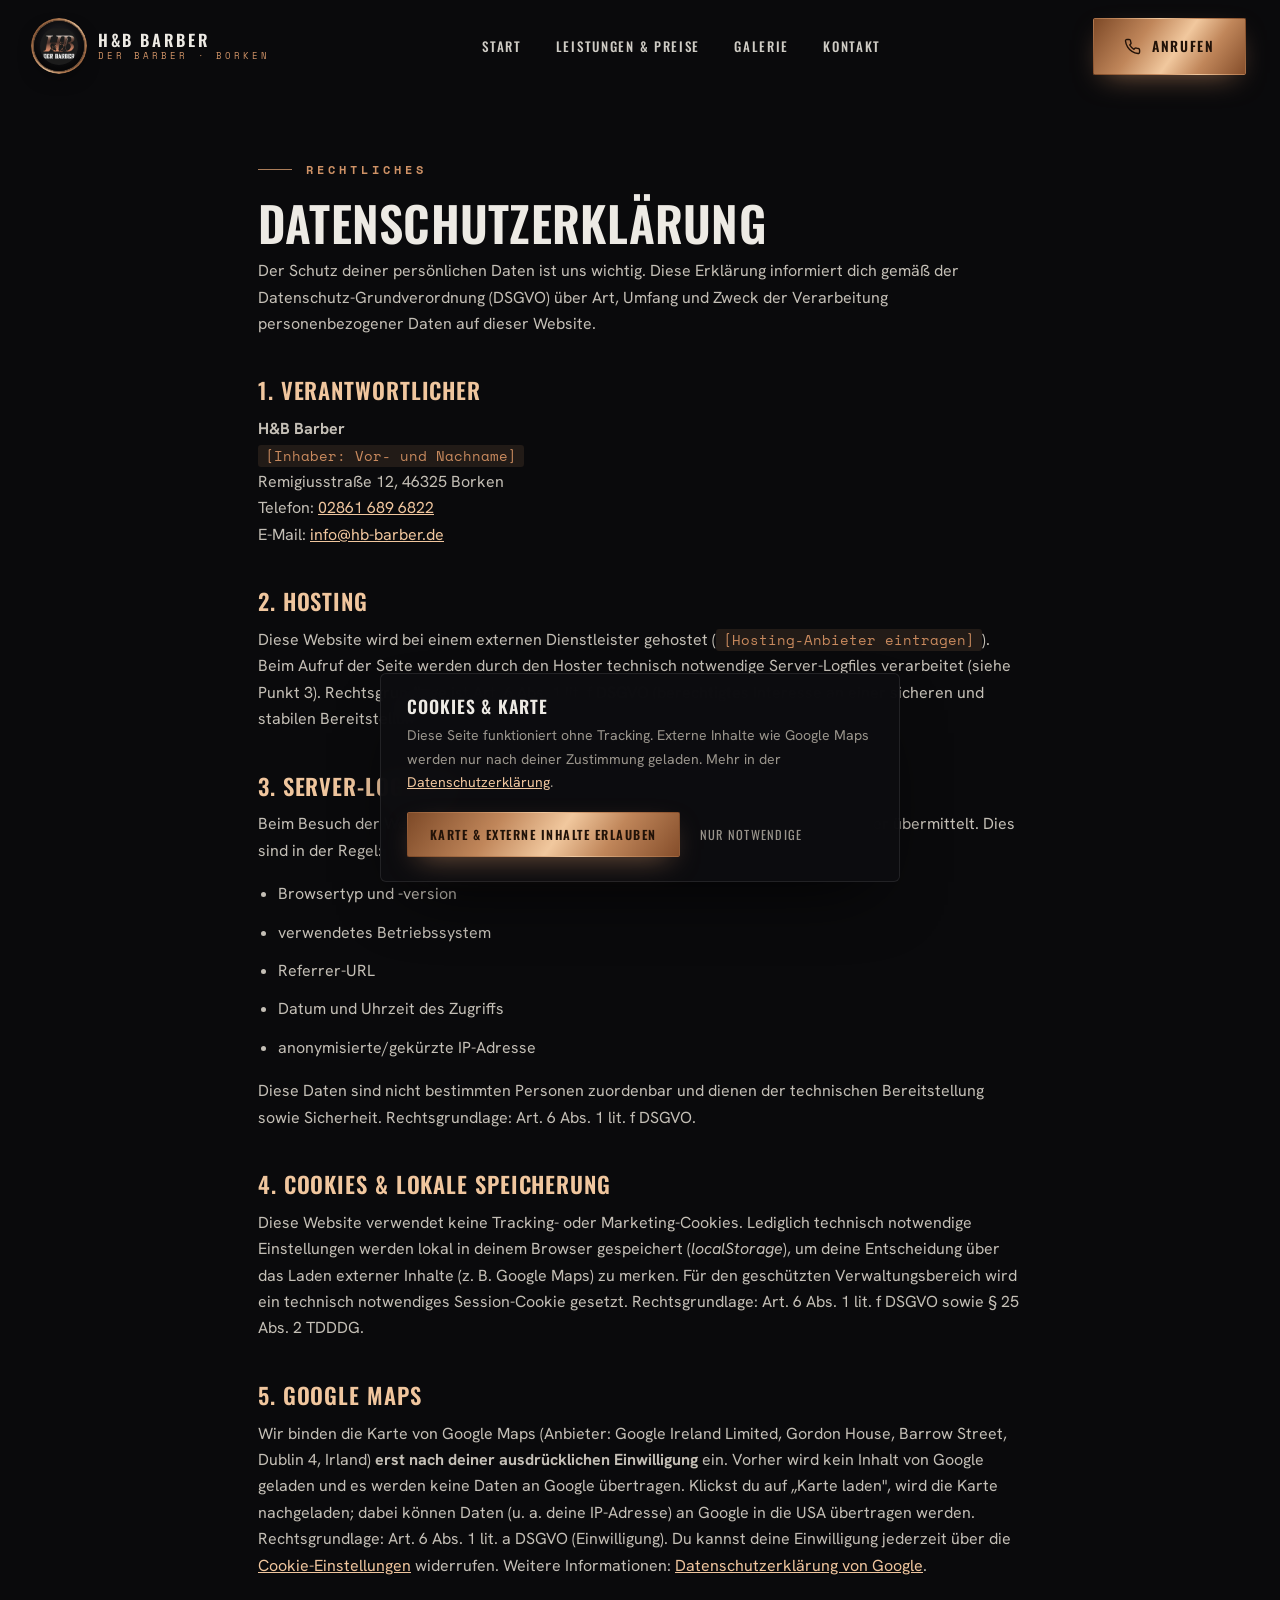
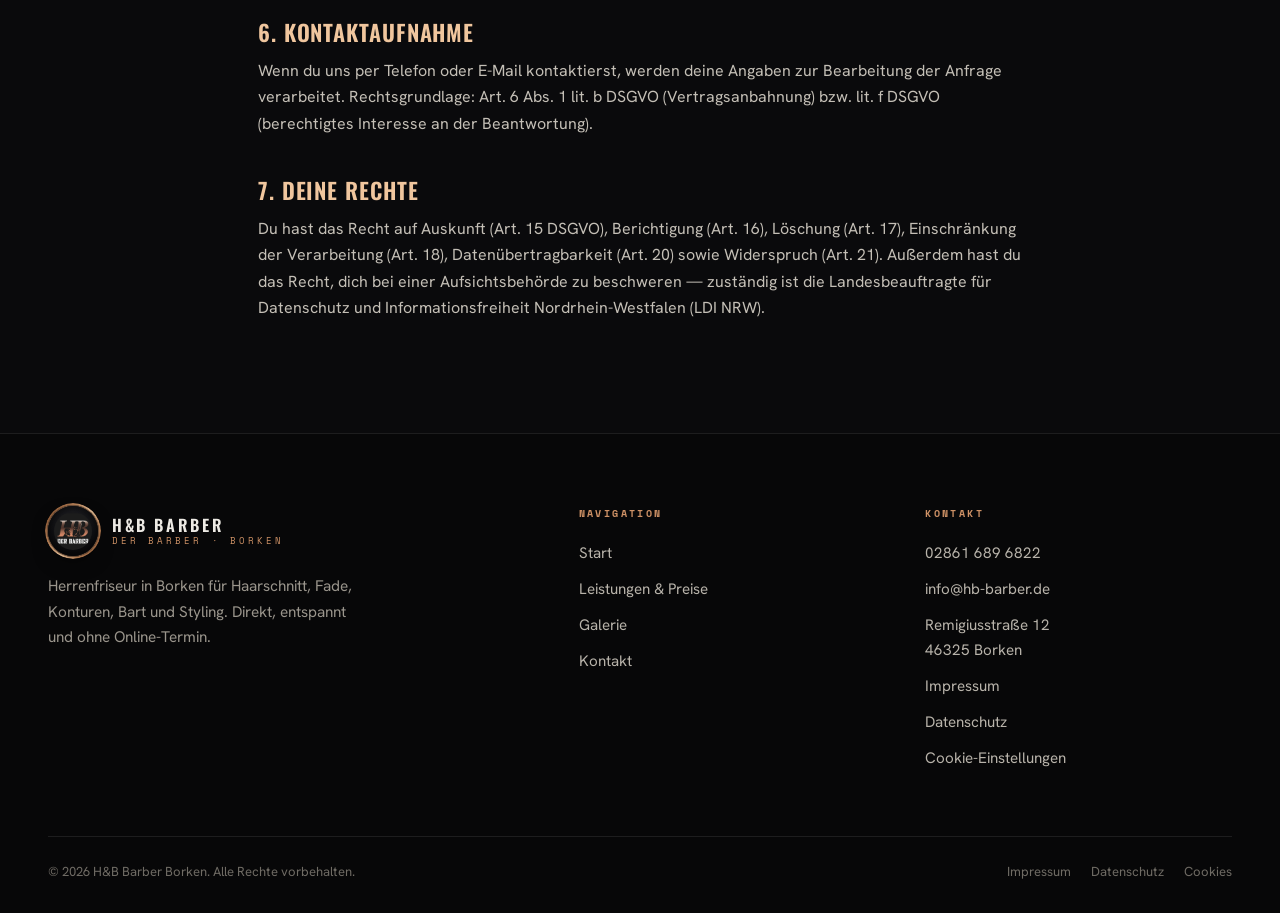
<file: datenschutz.html>
<!DOCTYPE html>
<html lang="de">
<head>
<meta charset="UTF-8">
<meta name="viewport" content="width=device-width, initial-scale=1">
<title>Datenschutzerklärung | H&amp;B Barber Borken</title>
<meta name="description" content="Datenschutzerklärung von H&amp;B Barber, Herrenfriseur in Borken.">
<link rel="icon" href="assets/img/hb-logo.jpg">
<link rel="stylesheet" href="assets/style.css?v=3">
</head>
<body>

<header class="nav" id="nav">
  <a class="brand" href="index.html" aria-label="H&B Barber Startseite">
    <span class="brand-badge"><img src="assets/img/hb-logo.jpg" alt="H&B Der Barber Logo"></span>
    <span class="brand-name">H&amp;B Barber<small>Der Barber &middot; Borken</small></span>
  </a>
  <nav class="nav-links" id="navlinks" aria-label="Hauptnavigation">
    <a href="index.html">Start</a>
    <a href="leistungen.html">Leistungen &amp; Preise</a>
    <a href="galerie.html">Galerie</a>
    <a href="kontakt.html">Kontakt</a>
  </nav>
  <div class="nav-cta">
    <a class="btn btn-primary" href="tel:028616896822">
      <svg viewBox="0 0 24 24" fill="none" stroke="currentColor" stroke-width="2" stroke-linecap="round" stroke-linejoin="round"><path d="M22 16.92v3a2 2 0 0 1-2.18 2 19.79 19.79 0 0 1-8.63-3.07 19.5 19.5 0 0 1-6-6 19.79 19.79 0 0 1-3.07-8.67A2 2 0 0 1 4.11 2h3a2 2 0 0 1 2 1.72c.13.96.36 1.9.7 2.81a2 2 0 0 1-.45 2.11L8.09 9.91a16 16 0 0 0 6 6l1.27-1.27a2 2 0 0 1 2.11-.45c.91.34 1.85.57 2.81.7A2 2 0 0 1 22 16.92Z"/></svg>
      Anrufen
    </a>
    <button class="burger" id="burger" aria-label="Men&uuml; &ouml;ffnen"><span></span><span></span><span></span></button>
  </div>
</header>
<main class="legal">
  <span class="eyebrow">Rechtliches</span>
  <h1>Datenschutz&shy;erklärung</h1>
  <p>Der Schutz deiner persönlichen Daten ist uns wichtig. Diese Erklärung informiert dich gemäß der Datenschutz-Grundverordnung (DSGVO) über Art, Umfang und Zweck der Verarbeitung personenbezogener Daten auf dieser Website.</p>

  <h2>1. Verantwortlicher</h2>
  <p>
    <strong>H&amp;B Barber</strong><br>
    <span class="ph">[Inhaber: Vor- und Nachname]</span><br>
    Remigiusstraße 12, 46325 Borken<br>
    Telefon: <a href="tel:028616896822">02861 689 6822</a><br>
    E-Mail: <a href="mailto:info@hb-barber.de">info@hb-barber.de</a>
  </p>

  <h2>2. Hosting</h2>
  <p>Diese Website wird bei einem externen Dienstleister gehostet (<span class="ph">[Hosting-Anbieter eintragen]</span>). Beim Aufruf der Seite werden durch den Hoster technisch notwendige Server-Logfiles verarbeitet (siehe Punkt 3). Rechtsgrundlage ist Art. 6 Abs. 1 lit. f DSGVO (berechtigtes Interesse an einer sicheren und stabilen Bereitstellung).</p>

  <h2>3. Server-Logfiles</h2>
  <p>Beim Besuch der Website werden automatisch Informationen erfasst, die dein Browser übermittelt. Dies sind in der Regel:</p>
  <ul>
    <li>Browsertyp und -version</li>
    <li>verwendetes Betriebssystem</li>
    <li>Referrer-URL</li>
    <li>Datum und Uhrzeit des Zugriffs</li>
    <li>anonymisierte/gekürzte IP-Adresse</li>
  </ul>
  <p>Diese Daten sind nicht bestimmten Personen zuordenbar und dienen der technischen Bereitstellung sowie Sicherheit. Rechtsgrundlage: Art. 6 Abs. 1 lit. f DSGVO.</p>

  <h2>4. Cookies &amp; lokale Speicherung</h2>
  <p>Diese Website verwendet keine Tracking- oder Marketing-Cookies. Lediglich technisch notwendige Einstellungen werden lokal in deinem Browser gespeichert (<em>localStorage</em>), um deine Entscheidung über das Laden externer Inhalte (z.&nbsp;B. Google Maps) zu merken. Für den geschützten Verwaltungsbereich wird ein technisch notwendiges Session-Cookie gesetzt. Rechtsgrundlage: Art. 6 Abs. 1 lit. f DSGVO sowie § 25 Abs. 2 TDDDG.</p>

  <h2>5. Google Maps</h2>
  <p>Wir binden die Karte von Google Maps (Anbieter: Google Ireland Limited, Gordon House, Barrow Street, Dublin 4, Irland) <strong>erst nach deiner ausdrücklichen Einwilligung</strong> ein. Vorher wird kein Inhalt von Google geladen und es werden keine Daten an Google übertragen. Klickst du auf „Karte laden", wird die Karte nachgeladen; dabei können Daten (u.&nbsp;a. deine IP-Adresse) an Google in die USA übertragen werden. Rechtsgrundlage: Art. 6 Abs. 1 lit. a DSGVO (Einwilligung). Du kannst deine Einwilligung jederzeit über die <a href="kontakt.html">Cookie-Einstellungen</a> widerrufen. Weitere Informationen: <a href="https://policies.google.com/privacy" target="_blank" rel="noopener">Datenschutzerklärung von Google</a>.</p>

  <h2>6. Kontaktaufnahme</h2>
  <p>Wenn du uns per Telefon oder E-Mail kontaktierst, werden deine Angaben zur Bearbeitung der Anfrage verarbeitet. Rechtsgrundlage: Art. 6 Abs. 1 lit. b DSGVO (Vertragsanbahnung) bzw. lit. f DSGVO (berechtigtes Interesse an der Beantwortung).</p>

  <h2>7. Deine Rechte</h2>
  <p>Du hast das Recht auf Auskunft (Art. 15 DSGVO), Berichtigung (Art. 16), Löschung (Art. 17), Einschränkung der Verarbeitung (Art. 18), Datenübertragbarkeit (Art. 20) sowie Widerspruch (Art. 21). Außerdem hast du das Recht, dich bei einer Aufsichtsbehörde zu beschweren — zuständig ist die Landesbeauftragte für Datenschutz und Informationsfreiheit Nordrhein-Westfalen (LDI NRW).</p>
</main>
<footer class="footer" data-screen-label="Footer">
  <div class="wrap">
    <div class="foot-grid">
      <div>
        <a class="brand" href="index.html">
          <span class="brand-badge"><img src="assets/img/hb-logo.jpg" alt="H&B Der Barber Logo"></span>
          <span class="brand-name">H&amp;B Barber<small>Der Barber &middot; Borken</small></span>
        </a>
        <p class="foot-about">Herrenfriseur in Borken f&uuml;r Haarschnitt, Fade, Konturen, Bart und Styling. Direkt, entspannt und ohne Online-Termin.</p>
      </div>
      <div class="foot-col">
        <h5>Navigation</h5>
        <a href="index.html">Start</a>
        <a href="leistungen.html">Leistungen &amp; Preise</a>
        <a href="galerie.html">Galerie</a>
        <a href="kontakt.html">Kontakt</a>
      </div>
      <div class="foot-col">
        <h5>Kontakt</h5>
        <a href="tel:028616896822">02861 689 6822</a>
        <a href="mailto:info@hb-barber.de">info@hb-barber.de</a>
        <p>Remigiusstraße 12<br>46325 Borken</p>
        <a href="impressum.html">Impressum</a>
        <a href="datenschutz.html">Datenschutz</a>
        <a href="#" data-cookie-settings>Cookie-Einstellungen</a>
      </div>
    </div>
    <div class="foot-bottom">
      <span>&copy; <span data-year>2026</span> H&amp;B Barber Borken. Alle Rechte vorbehalten.</span>
      <span class="links">
        <a href="impressum.html">Impressum</a>
        <a href="datenschutz.html">Datenschutz</a>
        <a href="#" data-cookie-settings>Cookies</a>
      </span>
    </div>
  </div>
</footer>

<div class="cookie" role="dialog" aria-live="polite" aria-label="Cookie-Hinweis">
  <h4>Cookies &amp; Karte</h4>
  <p>Diese Seite funktioniert ohne Tracking. Externe Inhalte wie Google Maps werden nur nach deiner Zustimmung geladen. Mehr in der <a href="datenschutz.html">Datenschutzerkl&auml;rung</a>.</p>
  <div class="cookie-actions">
    <button class="btn btn-primary" data-accept>Karte &amp; externe Inhalte erlauben</button>
    <button class="cookie-link" data-decline>Nur notwendige</button>
  </div>
</div>

<script src="assets/app.js?v=3"></script>
</body>
</html>
</file>
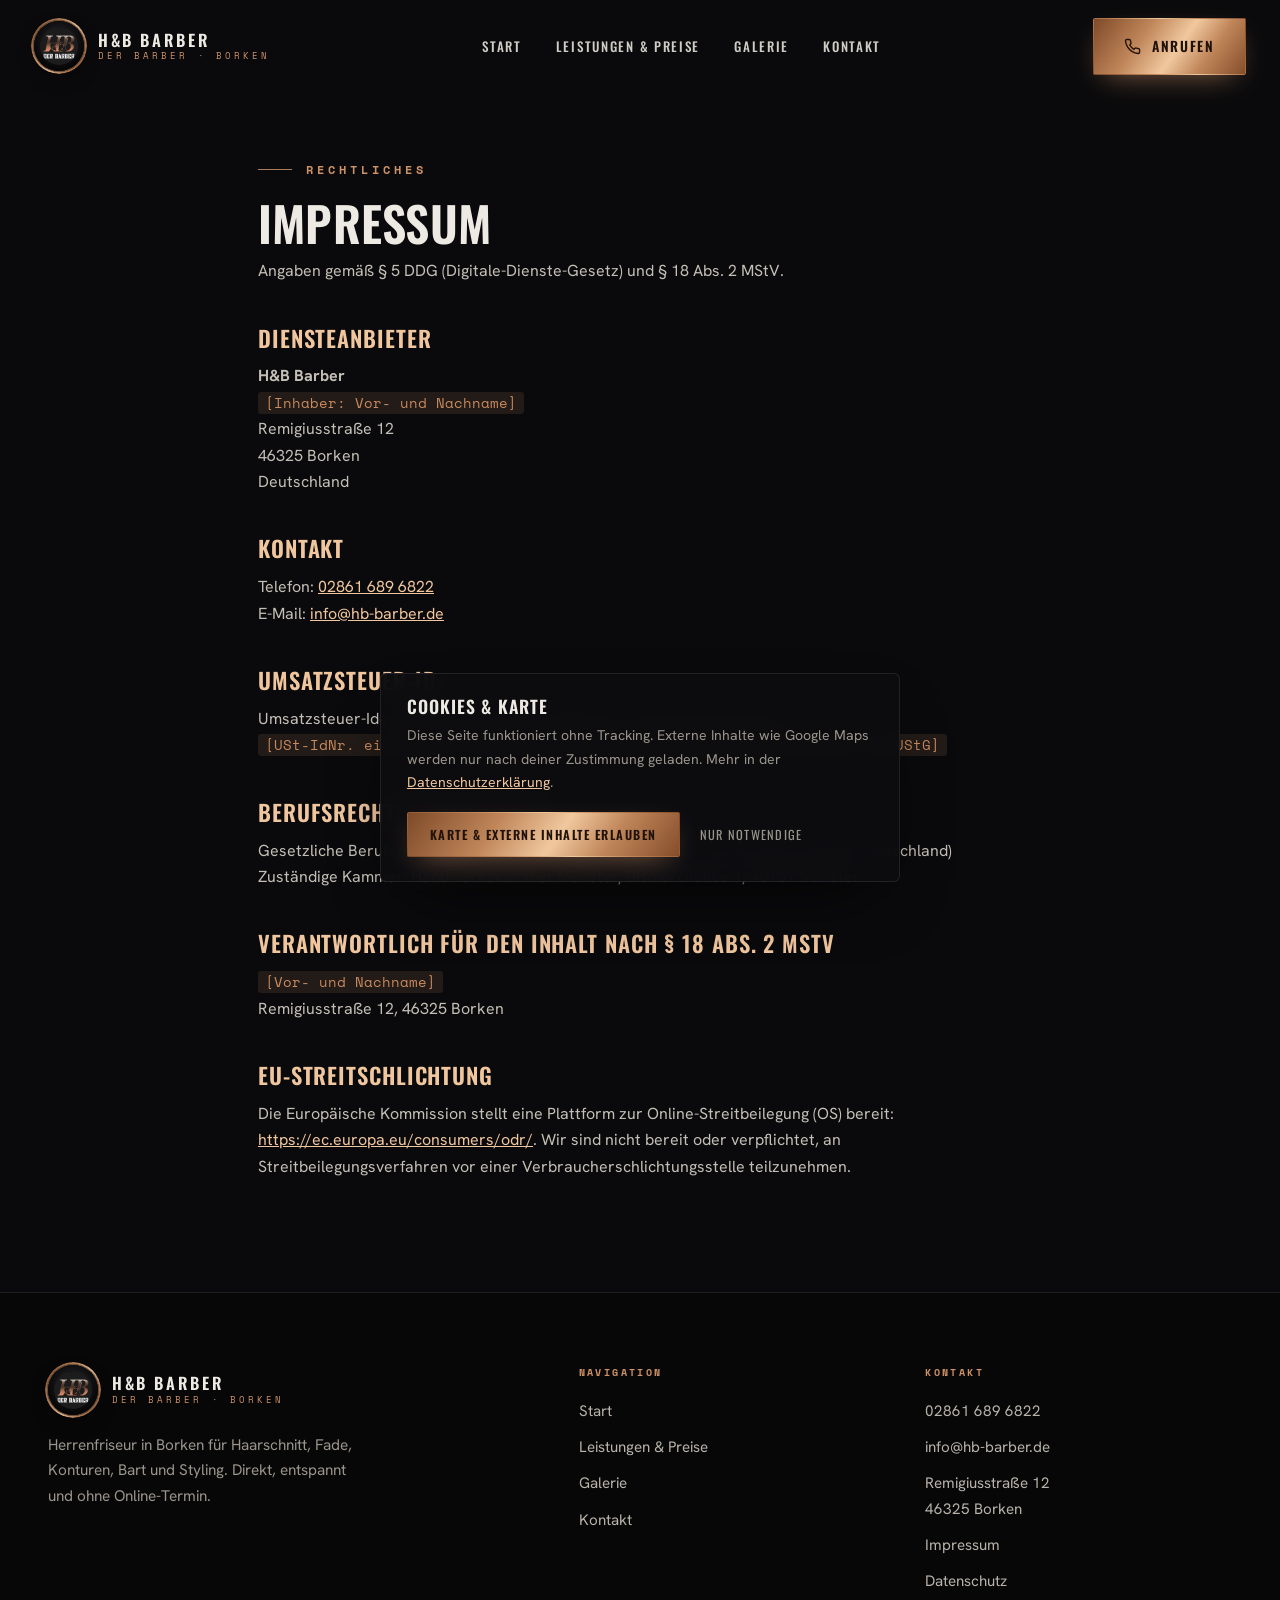
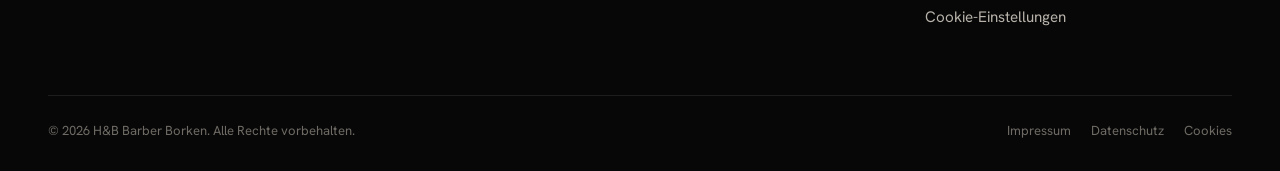
<file: impressum.html>
<!DOCTYPE html>
<html lang="de">
<head>
<meta charset="UTF-8">
<meta name="viewport" content="width=device-width, initial-scale=1">
<title>Impressum | H&amp;B Barber Borken</title>
<meta name="description" content="Impressum von H&amp;B Barber, Herrenfriseur in Borken.">
<link rel="icon" href="assets/img/hb-logo.jpg">
<link rel="stylesheet" href="assets/style.css?v=3">
</head>
<body>

<header class="nav" id="nav">
  <a class="brand" href="index.html" aria-label="H&B Barber Startseite">
    <span class="brand-badge"><img src="assets/img/hb-logo.jpg" alt="H&B Der Barber Logo"></span>
    <span class="brand-name">H&amp;B Barber<small>Der Barber &middot; Borken</small></span>
  </a>
  <nav class="nav-links" id="navlinks" aria-label="Hauptnavigation">
    <a href="index.html">Start</a>
    <a href="leistungen.html">Leistungen &amp; Preise</a>
    <a href="galerie.html">Galerie</a>
    <a href="kontakt.html">Kontakt</a>
  </nav>
  <div class="nav-cta">
    <a class="btn btn-primary" href="tel:028616896822">
      <svg viewBox="0 0 24 24" fill="none" stroke="currentColor" stroke-width="2" stroke-linecap="round" stroke-linejoin="round"><path d="M22 16.92v3a2 2 0 0 1-2.18 2 19.79 19.79 0 0 1-8.63-3.07 19.5 19.5 0 0 1-6-6 19.79 19.79 0 0 1-3.07-8.67A2 2 0 0 1 4.11 2h3a2 2 0 0 1 2 1.72c.13.96.36 1.9.7 2.81a2 2 0 0 1-.45 2.11L8.09 9.91a16 16 0 0 0 6 6l1.27-1.27a2 2 0 0 1 2.11-.45c.91.34 1.85.57 2.81.7A2 2 0 0 1 22 16.92Z"/></svg>
      Anrufen
    </a>
    <button class="burger" id="burger" aria-label="Men&uuml; &ouml;ffnen"><span></span><span></span><span></span></button>
  </div>
</header>
<main class="legal">
  <span class="eyebrow">Rechtliches</span>
  <h1>Impressum</h1>
  <p>Angaben gemäß § 5 DDG (Digitale-Dienste-Gesetz) und § 18 Abs. 2 MStV.</p>

  <h2>Diensteanbieter</h2>
  <p>
    <strong>H&amp;B Barber</strong><br>
    <span class="ph">[Inhaber: Vor- und Nachname]</span><br>
    Remigiusstraße 12<br>
    46325 Borken<br>
    Deutschland
  </p>

  <h2>Kontakt</h2>
  <p>
    Telefon: <a href="tel:028616896822">02861 689 6822</a><br>
    E-Mail: <a href="mailto:info@hb-barber.de">info@hb-barber.de</a>
  </p>

  <h2>Umsatzsteuer-ID</h2>
  <p>Umsatzsteuer-Identifikationsnummer gemäß § 27 a Umsatzsteuergesetz:<br>
    <span class="ph">[USt-IdNr. eintragen — oder Hinweis auf Kleinunternehmerregelung § 19 UStG]</span></p>

  <h2>Berufsrechtliche Angaben</h2>
  <p>
    Gesetzliche Berufsbezeichnung: Friseur / Barber (verliehen in der Bundesrepublik Deutschland)<br>
    Zuständige Kammer: Handwerkskammer Münster, Bismarckallee 1, 48151 Münster
  </p>

  <h2>Verantwortlich für den Inhalt nach § 18 Abs. 2 MStV</h2>
  <p>
    <span class="ph">[Vor- und Nachname]</span><br>
    Remigiusstraße 12, 46325 Borken
  </p>

  <h2>EU-Streitschlichtung</h2>
  <p>Die Europäische Kommission stellt eine Plattform zur Online-Streitbeilegung (OS) bereit: <a href="https://ec.europa.eu/consumers/odr/" target="_blank" rel="noopener">https://ec.europa.eu/consumers/odr/</a>. Wir sind nicht bereit oder verpflichtet, an Streitbeilegungsverfahren vor einer Verbraucherschlichtungsstelle teilzunehmen.</p>
</main>
<footer class="footer" data-screen-label="Footer">
  <div class="wrap">
    <div class="foot-grid">
      <div>
        <a class="brand" href="index.html">
          <span class="brand-badge"><img src="assets/img/hb-logo.jpg" alt="H&B Der Barber Logo"></span>
          <span class="brand-name">H&amp;B Barber<small>Der Barber &middot; Borken</small></span>
        </a>
        <p class="foot-about">Herrenfriseur in Borken f&uuml;r Haarschnitt, Fade, Konturen, Bart und Styling. Direkt, entspannt und ohne Online-Termin.</p>
      </div>
      <div class="foot-col">
        <h5>Navigation</h5>
        <a href="index.html">Start</a>
        <a href="leistungen.html">Leistungen &amp; Preise</a>
        <a href="galerie.html">Galerie</a>
        <a href="kontakt.html">Kontakt</a>
      </div>
      <div class="foot-col">
        <h5>Kontakt</h5>
        <a href="tel:028616896822">02861 689 6822</a>
        <a href="mailto:info@hb-barber.de">info@hb-barber.de</a>
        <p>Remigiusstraße 12<br>46325 Borken</p>
        <a href="impressum.html">Impressum</a>
        <a href="datenschutz.html">Datenschutz</a>
        <a href="#" data-cookie-settings>Cookie-Einstellungen</a>
      </div>
    </div>
    <div class="foot-bottom">
      <span>&copy; <span data-year>2026</span> H&amp;B Barber Borken. Alle Rechte vorbehalten.</span>
      <span class="links">
        <a href="impressum.html">Impressum</a>
        <a href="datenschutz.html">Datenschutz</a>
        <a href="#" data-cookie-settings>Cookies</a>
      </span>
    </div>
  </div>
</footer>

<div class="cookie" role="dialog" aria-live="polite" aria-label="Cookie-Hinweis">
  <h4>Cookies &amp; Karte</h4>
  <p>Diese Seite funktioniert ohne Tracking. Externe Inhalte wie Google Maps werden nur nach deiner Zustimmung geladen. Mehr in der <a href="datenschutz.html">Datenschutzerkl&auml;rung</a>.</p>
  <div class="cookie-actions">
    <button class="btn btn-primary" data-accept>Karte &amp; externe Inhalte erlauben</button>
    <button class="cookie-link" data-decline>Nur notwendige</button>
  </div>
</div>

<script src="assets/app.js?v=3"></script>
</body>
</html>
</file>
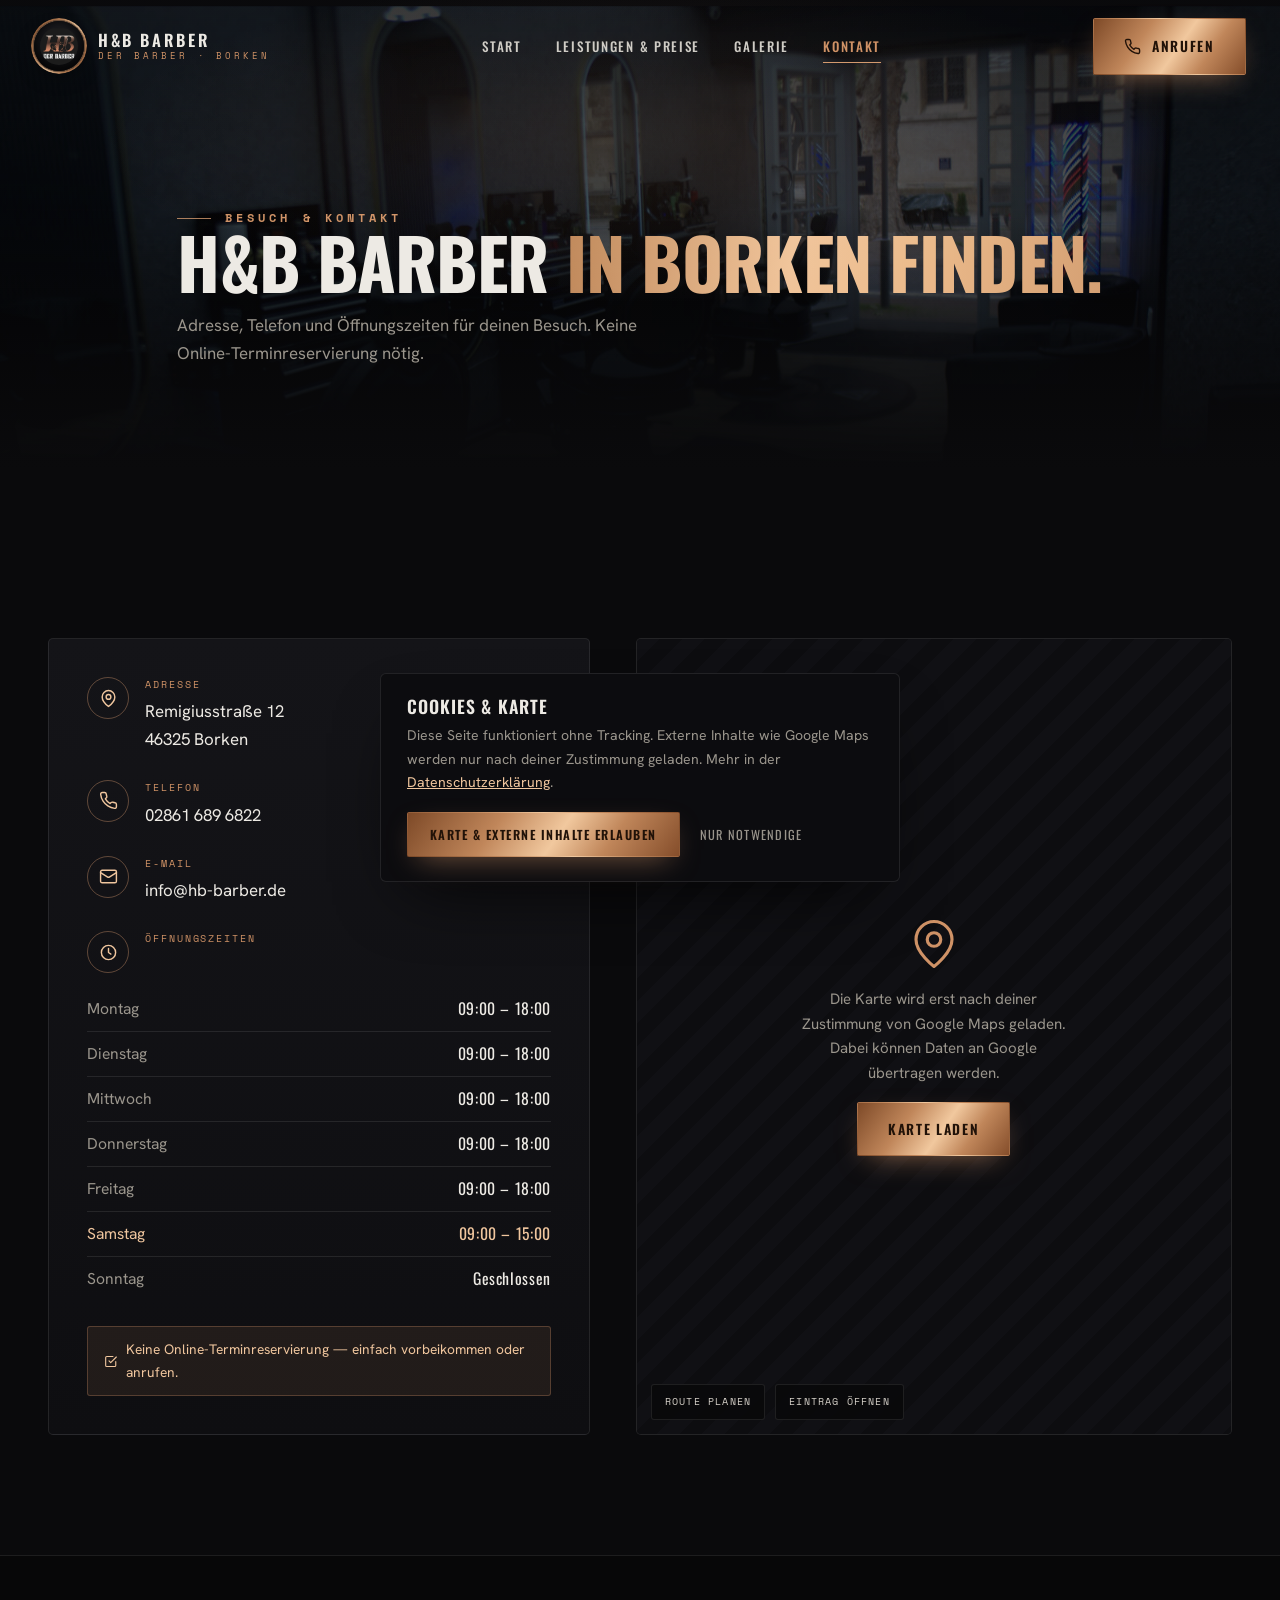
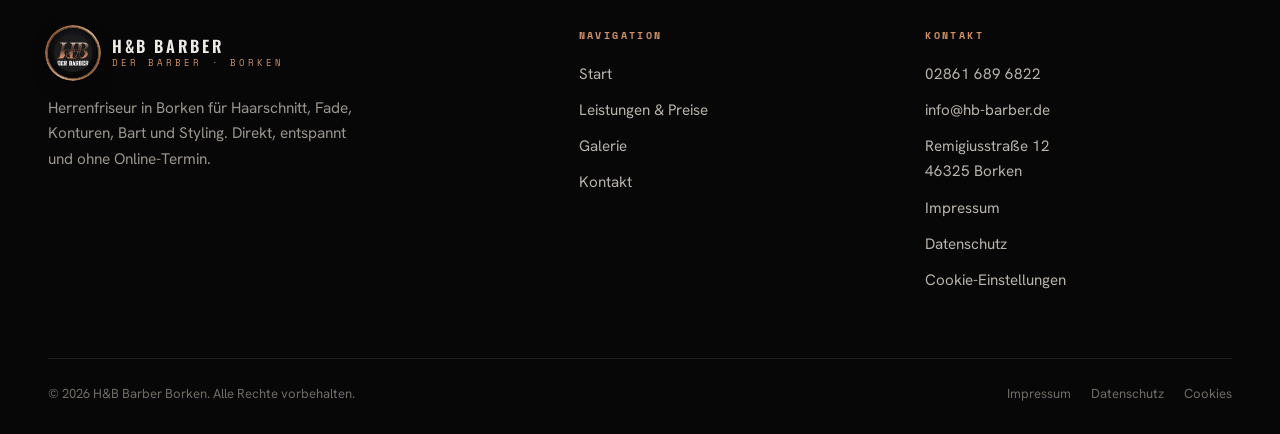
<file: kontakt.html>
<!DOCTYPE html>
<html lang="de">
<head>
<meta charset="UTF-8">
<meta name="viewport" content="width=device-width, initial-scale=1">
<title>Kontakt &amp; Anfahrt | H&amp;B Barber Borken</title>
<meta name="description" content="H&amp;B Barber in Borken finden: Adresse, Telefon, E-Mail und Öffnungszeiten. Remigiusstraße 12, 46325 Borken — einfach vorbeikommen.">
<link rel="icon" href="assets/img/hb-logo.jpg">
<link rel="stylesheet" href="assets/style.css?v=3">
</head>
<body>

<header class="nav" id="nav">
  <a class="brand" href="index.html" aria-label="H&B Barber Startseite">
    <span class="brand-badge"><img src="assets/img/hb-logo.jpg" alt="H&B Der Barber Logo"></span>
    <span class="brand-name">H&amp;B Barber<small>Der Barber &middot; Borken</small></span>
  </a>
  <nav class="nav-links" id="navlinks" aria-label="Hauptnavigation">
    <a href="index.html">Start</a>
    <a href="leistungen.html">Leistungen &amp; Preise</a>
    <a href="galerie.html">Galerie</a>
    <a href="kontakt.html" class="active">Kontakt</a>
  </nav>
  <div class="nav-cta">
    <a class="btn btn-primary" href="tel:028616896822">
      <svg viewBox="0 0 24 24" fill="none" stroke="currentColor" stroke-width="2" stroke-linecap="round" stroke-linejoin="round"><path d="M22 16.92v3a2 2 0 0 1-2.18 2 19.79 19.79 0 0 1-8.63-3.07 19.5 19.5 0 0 1-6-6 19.79 19.79 0 0 1-3.07-8.67A2 2 0 0 1 4.11 2h3a2 2 0 0 1 2 1.72c.13.96.36 1.9.7 2.81a2 2 0 0 1-.45 2.11L8.09 9.91a16 16 0 0 0 6 6l1.27-1.27a2 2 0 0 1 2.11-.45c.91.34 1.85.57 2.81.7A2 2 0 0 1 22 16.92Z"/></svg>
      Anrufen
    </a>
    <button class="burger" id="burger" aria-label="Men&uuml; &ouml;ffnen"><span></span><span></span><span></span></button>
  </div>
</header>
<main id="top">
<section class="page-hero" data-screen-label="Kontakt Hero">
  <div class="page-hero-media"><img src="assets/img/salon-eingang.jpg" alt="" data-par="0.05"></div>
  <div class="hero-glow"></div>
  <div class="wrap page-hero-inner">
    <span class="eyebrow reveal">Besuch &amp; Kontakt</span>
    <h1 class="display sm reveal d1"><span>H&amp;B Barber</span> <span class="copper-text">in Borken finden.</span></h1>
    <p class="hero-sub reveal d2">Adresse, Telefon und Öffnungszeiten für deinen Besuch. Keine Online-Terminreservierung nötig.</p>
  </div>
</section>

<section class="section" data-screen-label="Kontakt">
  <div class="wrap">
    <div class="kontakt">
      <div class="info-card reveal d1">
        <div class="info-row">
          <span class="ic"><svg viewBox="0 0 24 24" fill="none" stroke="currentColor" stroke-width="1.8" stroke-linecap="round" stroke-linejoin="round"><path d="M20 10c0 6-8 12-8 12s-8-6-8-12a8 8 0 0 1 16 0Z"/><circle cx="12" cy="10" r="3"/></svg></span>
          <div><div class="k">Adresse</div><div class="v">Remigiusstraße 12<br>46325 Borken</div></div>
        </div>
        <div class="info-row">
          <span class="ic"><svg viewBox="0 0 24 24" fill="none" stroke="currentColor" stroke-width="1.8" stroke-linecap="round" stroke-linejoin="round"><path d="M22 16.92v3a2 2 0 0 1-2.18 2 19.79 19.79 0 0 1-8.63-3.07 19.5 19.5 0 0 1-6-6 19.79 19.79 0 0 1-3.07-8.67A2 2 0 0 1 4.11 2h3a2 2 0 0 1 2 1.72c.13.96.36 1.9.7 2.81a2 2 0 0 1-.45 2.11L8.09 9.91a16 16 0 0 0 6 6l1.27-1.27a2 2 0 0 1 2.11-.45c.91.34 1.85.57 2.81.7A2 2 0 0 1 22 16.92Z"/></svg></span>
          <div><div class="k">Telefon</div><a class="v" href="tel:028616896822">02861 689 6822</a></div>
        </div>
        <div class="info-row">
          <span class="ic"><svg viewBox="0 0 24 24" fill="none" stroke="currentColor" stroke-width="1.8" stroke-linecap="round" stroke-linejoin="round"><rect x="2" y="4" width="20" height="16" rx="2"/><path d="m22 7-8.97 5.7a1.94 1.94 0 0 1-2.06 0L2 7"/></svg></span>
          <div><div class="k">E-Mail</div><a class="v" href="mailto:info@hb-barber.de">info@hb-barber.de</a></div>
        </div>
        <div>
          <div class="info-row" style="margin-bottom:14px">
            <span class="ic"><svg viewBox="0 0 24 24" fill="none" stroke="currentColor" stroke-width="1.8" stroke-linecap="round" stroke-linejoin="round"><circle cx="12" cy="12" r="9"/><path d="M12 7v5l3 2"/></svg></span>
            <div><div class="k">Öffnungszeiten</div></div>
          </div>
          <ul class="hours-list">
            <li data-day="1"><span class="d">Montag</span><span class="t">09:00 – 18:00</span></li>
            <li data-day="2"><span class="d">Dienstag</span><span class="t">09:00 – 18:00</span></li>
            <li data-day="3"><span class="d">Mittwoch</span><span class="t">09:00 – 18:00</span></li>
            <li data-day="4"><span class="d">Donnerstag</span><span class="t">09:00 – 18:00</span></li>
            <li data-day="5"><span class="d">Freitag</span><span class="t">09:00 – 18:00</span></li>
            <li data-day="6"><span class="d">Samstag</span><span class="t">09:00 – 15:00</span></li>
            <li data-day="0"><span class="d">Sonntag</span><span class="t">Geschlossen</span></li>
          </ul>
        </div>
        <span class="note-chip"><svg width="15" height="15" viewBox="0 0 24 24" fill="none" stroke="currentColor" stroke-width="2" stroke-linecap="round" stroke-linejoin="round"><path d="M9 11l3 3L22 4"/><path d="M21 12v7a2 2 0 0 1-2 2H5a2 2 0 0 1-2-2V5a2 2 0 0 1 2-2h11"/></svg>Keine Online-Terminreservierung — einfach vorbeikommen oder anrufen.</span>
      </div>
      <div class="map-card reveal d2">
        <div class="map-consent">
          <svg class="ic" viewBox="0 0 24 24" fill="none" stroke="currentColor" stroke-width="1.4" stroke-linecap="round" stroke-linejoin="round"><path d="M20 10c0 6-8 12-8 12s-8-6-8-12a8 8 0 0 1 16 0Z"/><circle cx="12" cy="10" r="3"/></svg>
          <p>Die Karte wird erst nach deiner Zustimmung von Google Maps geladen. Dabei können Daten an Google übertragen werden.</p>
          <button class="btn btn-primary" data-loadmap data-maps-query="Remigiusstra%C3%9Fe+12%2C+46325+Borken">Karte laden</button>
        </div>
        <div class="map-actions">
          <a href="https://www.google.com/maps/dir/?api=1&destination=Remigiusstra%C3%9Fe+12%2C+46325+Borken" target="_blank" rel="noopener">Route planen</a>
          <a href="https://www.google.com/maps/search/?api=1&query=H%26B+Barber+Borken" target="_blank" rel="noopener">Eintrag öffnen</a>
        </div>
      </div>
    </div>
  </div>
</section>
</main>
<footer class="footer" data-screen-label="Footer">
  <div class="wrap">
    <div class="foot-grid">
      <div>
        <a class="brand" href="index.html">
          <span class="brand-badge"><img src="assets/img/hb-logo.jpg" alt="H&B Der Barber Logo"></span>
          <span class="brand-name">H&amp;B Barber<small>Der Barber &middot; Borken</small></span>
        </a>
        <p class="foot-about">Herrenfriseur in Borken f&uuml;r Haarschnitt, Fade, Konturen, Bart und Styling. Direkt, entspannt und ohne Online-Termin.</p>
      </div>
      <div class="foot-col">
        <h5>Navigation</h5>
        <a href="index.html">Start</a>
        <a href="leistungen.html">Leistungen &amp; Preise</a>
        <a href="galerie.html">Galerie</a>
        <a href="kontakt.html">Kontakt</a>
      </div>
      <div class="foot-col">
        <h5>Kontakt</h5>
        <a href="tel:028616896822">02861 689 6822</a>
        <a href="mailto:info@hb-barber.de">info@hb-barber.de</a>
        <p>Remigiusstraße 12<br>46325 Borken</p>
        <a href="impressum.html">Impressum</a>
        <a href="datenschutz.html">Datenschutz</a>
        <a href="#" data-cookie-settings>Cookie-Einstellungen</a>
      </div>
    </div>
    <div class="foot-bottom">
      <span>&copy; <span data-year>2026</span> H&amp;B Barber Borken. Alle Rechte vorbehalten.</span>
      <span class="links">
        <a href="impressum.html">Impressum</a>
        <a href="datenschutz.html">Datenschutz</a>
        <a href="#" data-cookie-settings>Cookies</a>
      </span>
    </div>
  </div>
</footer>

<div class="cookie" role="dialog" aria-live="polite" aria-label="Cookie-Hinweis">
  <h4>Cookies &amp; Karte</h4>
  <p>Diese Seite funktioniert ohne Tracking. Externe Inhalte wie Google Maps werden nur nach deiner Zustimmung geladen. Mehr in der <a href="datenschutz.html">Datenschutzerkl&auml;rung</a>.</p>
  <div class="cookie-actions">
    <button class="btn btn-primary" data-accept>Karte &amp; externe Inhalte erlauben</button>
    <button class="cookie-link" data-decline>Nur notwendige</button>
  </div>
</div>

<script src="assets/app.js?v=3"></script>
</body>
</html>
</file>
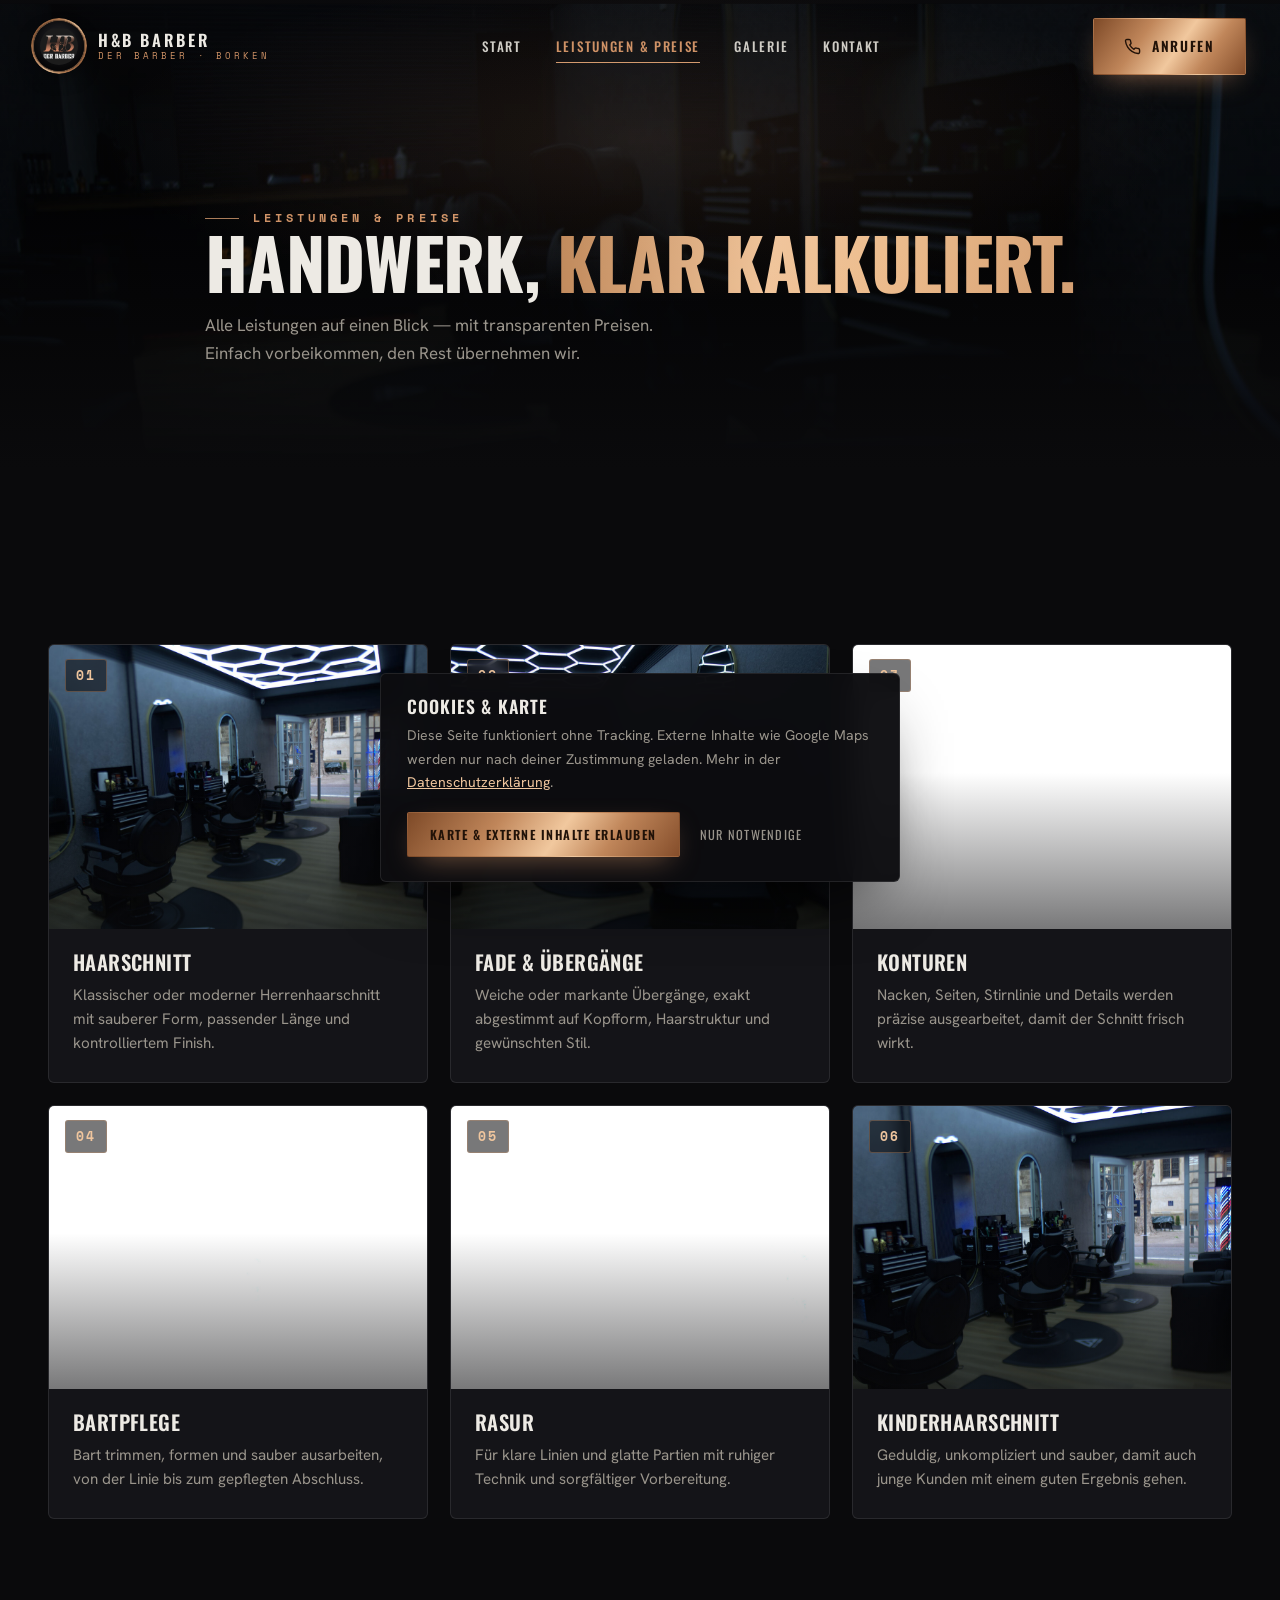
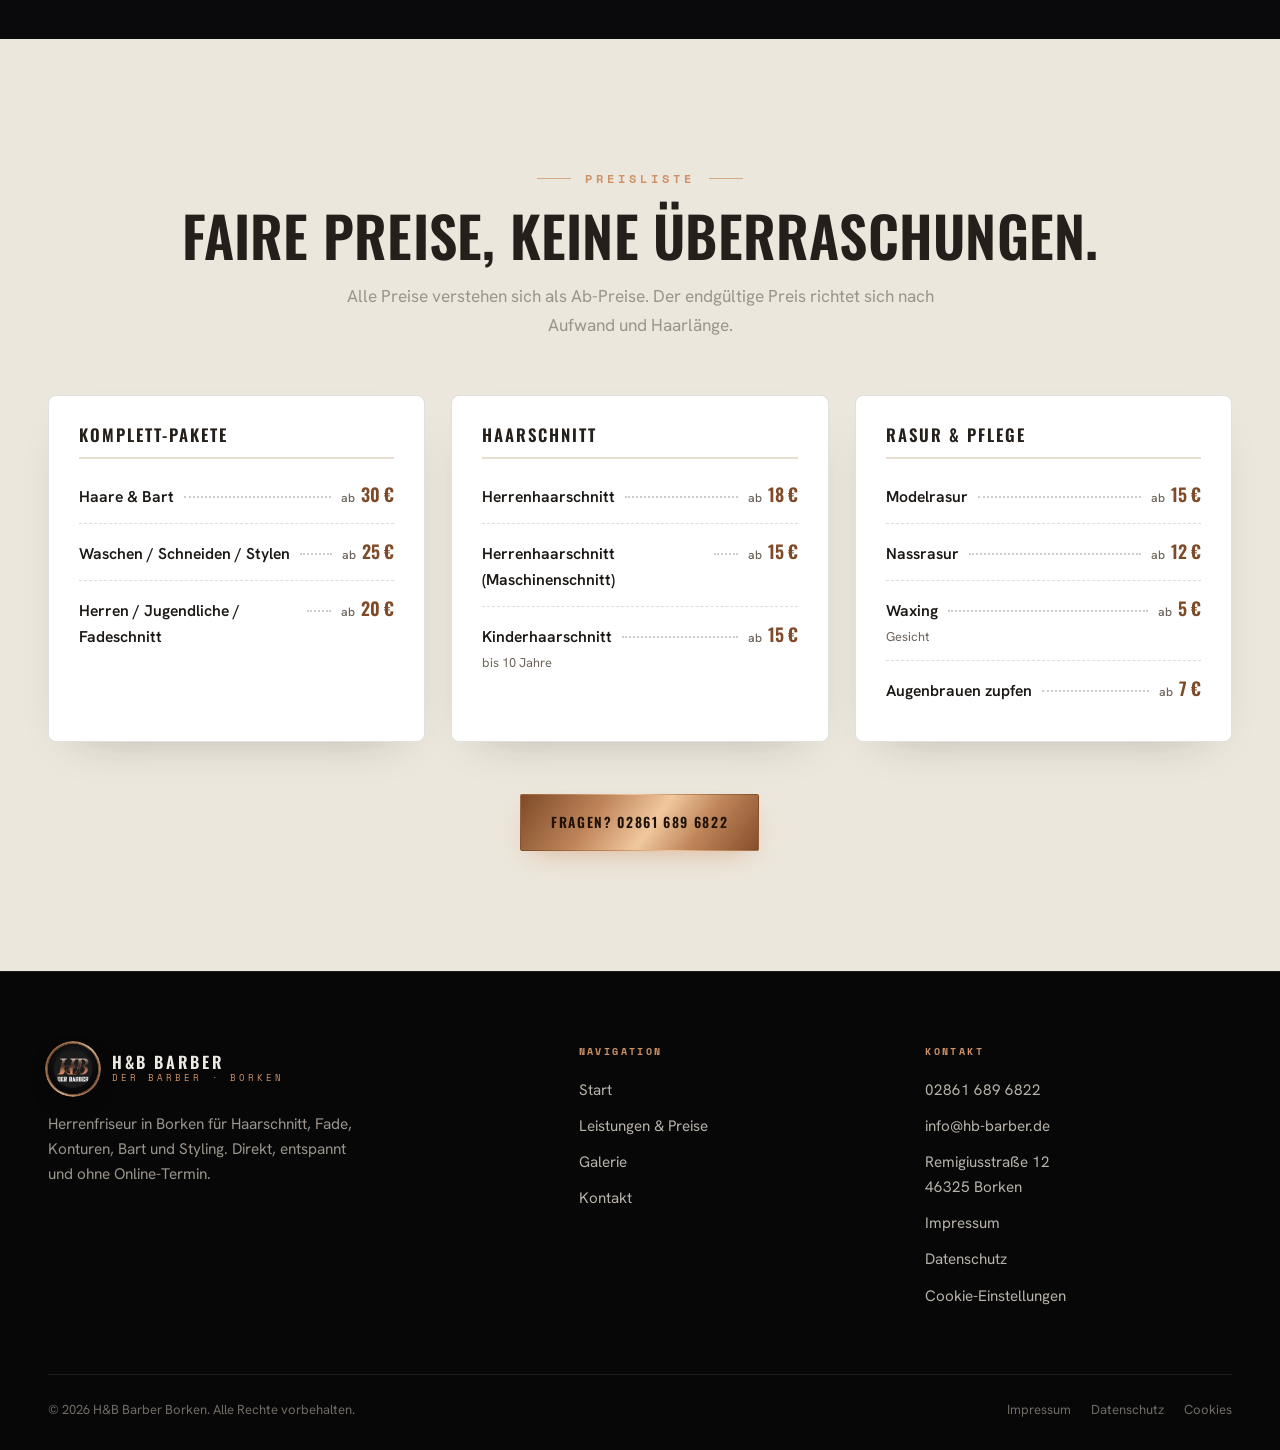
<file: leistungen.html>
<!DOCTYPE html>
<html lang="de">
<head>
<meta charset="UTF-8">
<meta name="viewport" content="width=device-width, initial-scale=1">
<title>Leistungen &amp; Preise | H&amp;B Barber Borken</title>
<meta name="description" content="Alle Leistungen und Preise von H&amp;B Barber in Borken: Haarschnitt, Fade, Konturen, Bartpflege, Rasur und mehr. Transparent und fair.">
<link rel="icon" href="assets/img/hb-logo.jpg">
<link rel="stylesheet" href="assets/style.css?v=3">
</head>
<body>

<header class="nav" id="nav">
  <a class="brand" href="index.html" aria-label="H&B Barber Startseite">
    <span class="brand-badge"><img src="assets/img/hb-logo.jpg" alt="H&B Der Barber Logo"></span>
    <span class="brand-name">H&amp;B Barber<small>Der Barber &middot; Borken</small></span>
  </a>
  <nav class="nav-links" id="navlinks" aria-label="Hauptnavigation">
    <a href="index.html">Start</a>
    <a href="leistungen.html" class="active">Leistungen &amp; Preise</a>
    <a href="galerie.html">Galerie</a>
    <a href="kontakt.html">Kontakt</a>
  </nav>
  <div class="nav-cta">
    <a class="btn btn-primary" href="tel:028616896822">
      <svg viewBox="0 0 24 24" fill="none" stroke="currentColor" stroke-width="2" stroke-linecap="round" stroke-linejoin="round"><path d="M22 16.92v3a2 2 0 0 1-2.18 2 19.79 19.79 0 0 1-8.63-3.07 19.5 19.5 0 0 1-6-6 19.79 19.79 0 0 1-3.07-8.67A2 2 0 0 1 4.11 2h3a2 2 0 0 1 2 1.72c.13.96.36 1.9.7 2.81a2 2 0 0 1-.45 2.11L8.09 9.91a16 16 0 0 0 6 6l1.27-1.27a2 2 0 0 1 2.11-.45c.91.34 1.85.57 2.81.7A2 2 0 0 1 22 16.92Z"/></svg>
      Anrufen
    </a>
    <button class="burger" id="burger" aria-label="Men&uuml; &ouml;ffnen"><span></span><span></span><span></span></button>
  </div>
</header>
<main id="top">
<!-- ================= PAGE HERO ================= -->
<section class="page-hero" data-screen-label="Leistungen Hero">
  <div class="page-hero-media"><img src="assets/img/svc-fade.jpg" alt="" data-par="0.05"></div>
  <div class="hero-glow"></div>
  <div class="wrap page-hero-inner">
    <span class="eyebrow reveal">Leistungen &amp; Preise</span>
    <h1 class="display sm reveal d1"><span>Handwerk,</span> <span class="copper-text">klar kalkuliert.</span></h1>
    <p class="hero-sub reveal d2">Alle Leistungen auf einen Blick — mit transparenten Preisen. Einfach vorbeikommen, den Rest übernehmen wir.</p>
  </div>
</section>

<!-- ================= LEISTUNGEN MIT FOTOS ================= -->
<section class="section" data-screen-label="Leistungen">
  <div class="wrap">
    <div class="services photo">
      <div class="svc photo reveal" data-tilt>
        <div class="svc-img"><img src="assets/img/svc-haarschnitt.jpg" alt="Barber schneidet Haare mit der Schere" loading="lazy"><span class="num">01</span></div>
        <div class="svc-body"><h3>Haarschnitt</h3><p>Klassischer oder moderner Herrenhaarschnitt mit sauberer Form, passender Länge und kontrolliertem Finish.</p></div>
      </div>
      <div class="svc photo reveal d1" data-tilt>
        <div class="svc-img"><img src="assets/img/svc-fade.jpg" alt="Fade und Übergänge mit Kamm und Schere" loading="lazy"><span class="num">02</span></div>
        <div class="svc-body"><h3>Fade &amp; Übergänge</h3><p>Weiche oder markante Übergänge, exakt abgestimmt auf Kopfform, Haarstruktur und gewünschten Stil.</p></div>
      </div>
      <div class="svc photo reveal d2" data-tilt>
        <div class="svc-img"><img src="assets/img/svc-konturen.jpg" alt="Präzise Konturenarbeit" loading="lazy"><span class="num">03</span></div>
        <div class="svc-body"><h3>Konturen</h3><p>Nacken, Seiten, Stirnlinie und Details werden präzise ausgearbeitet, damit der Schnitt frisch wirkt.</p></div>
      </div>
      <div class="svc photo reveal" data-tilt>
        <div class="svc-img"><img src="assets/img/svc-bart.jpg" alt="Bart trimmen und formen" loading="lazy"><span class="num">04</span></div>
        <div class="svc-body"><h3>Bartpflege</h3><p>Bart trimmen, formen und sauber ausarbeiten, von der Linie bis zum gepflegten Abschluss.</p></div>
      </div>
      <div class="svc photo reveal d1" data-tilt>
        <div class="svc-img"><img src="assets/img/svc-rasur.jpg" alt="Rasur beim Barber" loading="lazy"><span class="num">05</span></div>
        <div class="svc-body"><h3>Rasur</h3><p>Für klare Linien und glatte Partien mit ruhiger Technik und sorgfältiger Vorbereitung.</p></div>
      </div>
      <div class="svc photo reveal d2" data-tilt>
        <div class="svc-img"><img src="assets/img/svc-kinder.jpg" alt="Barber-Stuhl im Salon" loading="lazy"><span class="num">06</span></div>
        <div class="svc-body"><h3>Kinderhaarschnitt</h3><p>Geduldig, unkompliziert und sauber, damit auch junge Kunden mit einem guten Ergebnis gehen.</p></div>
      </div>
    </div>
  </div>
</section>

<!-- ================= PREISLISTE (bone) ================= -->
<section class="section bone" id="preise" data-screen-label="Preisliste">
  <div class="divider top" aria-hidden="true">
    <svg viewBox="0 0 1440 64" preserveAspectRatio="none"><path fill="#ece7dd" d="M0,64 L0,30 C70,18 120,40 190,34 C260,28 300,8 380,14 C460,20 500,42 580,36 C660,30 700,6 790,12 C880,18 920,44 1010,38 C1100,32 1140,10 1230,16 C1320,22 1370,40 1440,28 L1440,64 Z"/></svg>
  </div>
  <div class="wrap">
    <div style="text-align:center">
      <span class="eyebrow center reveal">Preisliste</span>
      <h2 class="h-sec reveal d1" style="margin-top:18px">Faire Preise, keine Überraschungen.</h2>
      <p class="lead reveal d2" style="margin:18px auto 0">Alle Preise verstehen sich als Ab-Preise. Der endgültige Preis richtet sich nach Aufwand und Haarlänge.</p>
    </div>

    <div class="pricelist reveal d1">
      <div class="price-group">
        <h3 class="price-group-title">Komplett-Pakete</h3>
        <ul class="price-rows">
          <li class="price-row">
            <span class="pname">Haare &amp; Bart</span>
            <span class="dots" aria-hidden="true"></span>
            <span class="pval"><small>ab</small> 30&nbsp;&euro;</span>
          </li>
          <li class="price-row">
            <span class="pname">Waschen / Schneiden / Stylen</span>
            <span class="dots" aria-hidden="true"></span>
            <span class="pval"><small>ab</small> 25&nbsp;&euro;</span>
          </li>
          <li class="price-row">
            <span class="pname">Herren / Jugendliche / Fadeschnitt</span>
            <span class="dots" aria-hidden="true"></span>
            <span class="pval"><small>ab</small> 20&nbsp;&euro;</span>
          </li>
        </ul>
      </div>
      <div class="price-group">
        <h3 class="price-group-title">Haarschnitt</h3>
        <ul class="price-rows">
          <li class="price-row">
            <span class="pname">Herrenhaarschnitt</span>
            <span class="dots" aria-hidden="true"></span>
            <span class="pval"><small>ab</small> 18&nbsp;&euro;</span>
          </li>
          <li class="price-row">
            <span class="pname">Herrenhaarschnitt (Maschinenschnitt)</span>
            <span class="dots" aria-hidden="true"></span>
            <span class="pval"><small>ab</small> 15&nbsp;&euro;</span>
          </li>
          <li class="price-row">
            <span class="pname">Kinderhaarschnitt<small>bis 10 Jahre</small></span>
            <span class="dots" aria-hidden="true"></span>
            <span class="pval"><small>ab</small> 15&nbsp;&euro;</span>
          </li>
        </ul>
      </div>
      <div class="price-group">
        <h3 class="price-group-title">Rasur &amp; Pflege</h3>
        <ul class="price-rows">
          <li class="price-row">
            <span class="pname">Modelrasur</span>
            <span class="dots" aria-hidden="true"></span>
            <span class="pval"><small>ab</small> 15&nbsp;&euro;</span>
          </li>
          <li class="price-row">
            <span class="pname">Nassrasur</span>
            <span class="dots" aria-hidden="true"></span>
            <span class="pval"><small>ab</small> 12&nbsp;&euro;</span>
          </li>
          <li class="price-row">
            <span class="pname">Waxing<small>Gesicht</small></span>
            <span class="dots" aria-hidden="true"></span>
            <span class="pval"><small>ab</small> 5&nbsp;&euro;</span>
          </li>
          <li class="price-row">
            <span class="pname">Augenbrauen zupfen</span>
            <span class="dots" aria-hidden="true"></span>
            <span class="pval"><small>ab</small> 7&nbsp;&euro;</span>
          </li>
        </ul>
      </div>
    </div>

    <div class="center-cta reveal">
      <a class="btn btn-primary" href="tel:028616896822">Fragen? 02861 689 6822</a>
    </div>
  </div>
</section>
</main>
<footer class="footer" data-screen-label="Footer">
  <div class="wrap">
    <div class="foot-grid">
      <div>
        <a class="brand" href="index.html">
          <span class="brand-badge"><img src="assets/img/hb-logo.jpg" alt="H&B Der Barber Logo"></span>
          <span class="brand-name">H&amp;B Barber<small>Der Barber &middot; Borken</small></span>
        </a>
        <p class="foot-about">Herrenfriseur in Borken f&uuml;r Haarschnitt, Fade, Konturen, Bart und Styling. Direkt, entspannt und ohne Online-Termin.</p>
      </div>
      <div class="foot-col">
        <h5>Navigation</h5>
        <a href="index.html">Start</a>
        <a href="leistungen.html">Leistungen &amp; Preise</a>
        <a href="galerie.html">Galerie</a>
        <a href="kontakt.html">Kontakt</a>
      </div>
      <div class="foot-col">
        <h5>Kontakt</h5>
        <a href="tel:028616896822">02861 689 6822</a>
        <a href="mailto:info@hb-barber.de">info@hb-barber.de</a>
        <p>Remigiusstraße 12<br>46325 Borken</p>
        <a href="impressum.html">Impressum</a>
        <a href="datenschutz.html">Datenschutz</a>
        <a href="#" data-cookie-settings>Cookie-Einstellungen</a>
      </div>
    </div>
    <div class="foot-bottom">
      <span>&copy; <span data-year>2026</span> H&amp;B Barber Borken. Alle Rechte vorbehalten.</span>
      <span class="links">
        <a href="impressum.html">Impressum</a>
        <a href="datenschutz.html">Datenschutz</a>
        <a href="#" data-cookie-settings>Cookies</a>
      </span>
    </div>
  </div>
</footer>

<div class="cookie" role="dialog" aria-live="polite" aria-label="Cookie-Hinweis">
  <h4>Cookies &amp; Karte</h4>
  <p>Diese Seite funktioniert ohne Tracking. Externe Inhalte wie Google Maps werden nur nach deiner Zustimmung geladen. Mehr in der <a href="datenschutz.html">Datenschutzerkl&auml;rung</a>.</p>
  <div class="cookie-actions">
    <button class="btn btn-primary" data-accept>Karte &amp; externe Inhalte erlauben</button>
    <button class="cookie-link" data-decline>Nur notwendige</button>
  </div>
</div>

<script src="assets/app.js?v=3"></script>
</body>
</html>
</file>
<file: assets/style.css>
/* ============================================================
   H&B BARBER — Herrenfriseur Borken
   Copper-on-black design system
   ============================================================ */
@import url('https://fonts.googleapis.com/css2?family=Oswald:wght@300;400;500;600;700&family=Hanken+Grotesk:wght@300;400;500;600;700;800&family=Space+Mono:wght@400;700&display=swap');

:root{
  /* surfaces */
  --bg:#0a0a0c;
  --bg-2:#0d0d10;
  --panel:#141418;
  --panel-2:#1b1b20;
  --bone:#ece7dd;          /* warm off-white section */
  --bone-2:#e2dccf;
  --line:rgba(255,255,255,.09);
  --line-dark:rgba(0,0,0,.12);

  /* text */
  --text:#edeae4;
  --muted:#9a958c;
  --muted-2:#6f6b64;
  --ink:#1a1714;           /* text on bone */
  --ink-muted:#6c645a;

  /* copper / brand */
  --c-deep:#7e4a28;
  --c-mid:#c98a5e;
  --c-light:#f0c69e;
  --c-line:#d49a6e;
  --copper:#cf9266;
  --copper-grad:linear-gradient(125deg,#7e4a28 0%,#c0865a 32%,#f1c89e 55%,#c0865a 74%,#854e2b 100%);
  --copper-grad-soft:linear-gradient(125deg,#9c6238,#e6b189 55%,#9c6238);
  --led:#dbe7f2;           /* cool LED white */

  --maxw:1240px;
  --ease:cubic-bezier(.2,.7,.2,1);
}

*{box-sizing:border-box}
html{scroll-behavior:smooth}
@media (prefers-reduced-motion:reduce){html{scroll-behavior:auto}}
body{
  margin:0;background:var(--bg);color:var(--text);
  font-family:'Hanken Grotesk',system-ui,sans-serif;
  font-size:17px;line-height:1.65;-webkit-font-smoothing:antialiased;
  overflow-x:hidden;
}
img{display:block;max-width:100%}
a{color:inherit;text-decoration:none}
::selection{background:var(--c-mid);color:#1a1108}

.wrap{max-width:var(--maxw);margin:0 auto;padding:0 28px}
.section{position:relative;padding:120px 0}
@media(max-width:760px){.section{padding:78px 0}}

/* ---------- type ---------- */
h1,h2,h3,h4{font-family:'Oswald',sans-serif;font-weight:600;margin:0;line-height:1.02;letter-spacing:.005em}
.display{
  font-weight:700;text-transform:uppercase;
  font-size:clamp(2.6rem,7.4vw,6.3rem);line-height:.94;letter-spacing:-.01em;
}
.h-sec{
  text-transform:uppercase;font-weight:600;
  font-size:clamp(2rem,4.6vw,3.5rem);line-height:1.04;letter-spacing:.004em;
}
.eyebrow{
  font-family:'Space Mono',monospace;font-size:.74rem;font-weight:700;
  text-transform:uppercase;letter-spacing:.34em;color:var(--copper);
  display:inline-flex;align-items:center;gap:14px;
}
.eyebrow::before{content:"";width:34px;height:1px;background:var(--c-line);opacity:.8}
.eyebrow.center::after{content:"";width:34px;height:1px;background:var(--c-line);opacity:.8}
.eyebrow.center{justify-content:center}
.lead{color:var(--muted);font-size:1.08rem;max-width:62ch}
.on-bone{color:var(--ink)}
.on-bone .lead{color:var(--ink-muted)}
.on-bone .eyebrow{color:#8a5230}
.on-bone .eyebrow::before,.on-bone .eyebrow.center::after{background:#a76a3f}

.copper-text{
  background:linear-gradient(100deg,#bd8557 0%,#f0c49a 42%,#ecbb8c 64%,#d49f72 100%);
  -webkit-background-clip:text;background-clip:text;color:transparent;
}

/* ---------- buttons ---------- */
.btn{
  --pad:16px 30px;
  position:relative;display:inline-flex;align-items:center;gap:11px;
  font-family:'Oswald',sans-serif;font-weight:600;text-transform:uppercase;
  letter-spacing:.12em;font-size:.86rem;padding:var(--pad);cursor:pointer;
  border:1px solid transparent;border-radius:2px;overflow:hidden;
  transition:transform .35s var(--ease),box-shadow .35s var(--ease),color .3s,border-color .3s;
  will-change:transform;
}
.btn svg{width:17px;height:17px;flex:none}
.btn-primary{background:var(--copper-grad);color:#211208;box-shadow:0 10px 30px -12px rgba(207,146,102,.7)}
.btn-primary::after{
  content:"";position:absolute;inset:0;transform:translateX(-130%) skewX(-18deg);
  background:linear-gradient(90deg,transparent,rgba(255,255,255,.55),transparent);
  transition:transform .7s var(--ease);
}
.btn-primary:hover{transform:translateY(-3px);box-shadow:0 18px 40px -12px rgba(207,146,102,.85)}
.btn-primary:hover::after{transform:translateX(130%) skewX(-18deg)}
.btn-ghost{background:transparent;border-color:rgba(216,160,118,.45);color:var(--text)}
.btn-ghost:hover{border-color:var(--c-light);color:var(--c-light);transform:translateY(-3px)}
.on-bone .btn-ghost{border-color:rgba(126,74,40,.4);color:var(--ink)}
.on-bone .btn-ghost:hover{border-color:#7e4a28;color:#7e4a28}

/* ---------- nav ---------- */
.nav{
  position:fixed;top:0;left:0;right:0;z-index:60;
  display:flex;align-items:center;justify-content:space-between;
  padding:18px 34px;transition:background .4s,backdrop-filter .4s,padding .4s,border-color .4s;
  border-bottom:1px solid transparent;
}
.nav.scrolled{
  background:rgba(9,9,11,.82);backdrop-filter:blur(14px) saturate(1.2);
  padding:11px 34px;border-bottom:1px solid var(--line);
}
.brand{display:flex;align-items:center;gap:14px}
.brand-badge{
  width:50px;height:50px;border-radius:50%;flex:none;position:relative;
  background:radial-gradient(circle at 50% 35%,#2a2a30,#0a0a0c 72%);
  display:grid;place-items:center;
  box-shadow:0 0 0 1px rgba(212,154,110,.5),0 8px 22px -8px rgba(0,0,0,.8),inset 0 0 18px rgba(0,0,0,.6);
  transition:box-shadow .4s,transform .4s;
}
.brand-badge::before{
  content:"";position:absolute;inset:-3px;border-radius:50%;padding:2px;
  background:var(--copper-grad);
  -webkit-mask:linear-gradient(#000 0 0) content-box,linear-gradient(#000 0 0);
  -webkit-mask-composite:xor;mask-composite:exclude;opacity:.9;
}
.brand-badge img{width:38px;height:38px;border-radius:50%;object-fit:cover;filter:saturate(1.05)}
.brand:hover .brand-badge{transform:rotate(-4deg);box-shadow:0 0 0 1px var(--c-light),0 0 28px -4px rgba(207,146,102,.55)}
.brand-name{font-family:'Oswald',sans-serif;font-weight:600;text-transform:uppercase;letter-spacing:.16em;font-size:1.02rem;line-height:1}
.brand-name small{display:block;font-family:'Space Mono',monospace;font-size:.56rem;letter-spacing:.34em;color:var(--copper);font-weight:400;margin-top:4px}
.nav-links{display:flex;align-items:center;gap:34px}
.nav-links a{
  font-family:'Oswald',sans-serif;font-weight:500;text-transform:uppercase;
  letter-spacing:.13em;font-size:.82rem;color:#cfccc5;position:relative;padding:4px 0;
  transition:color .3s;
}
.nav-links a::after{content:"";position:absolute;left:0;bottom:-2px;width:100%;height:1px;background:var(--c-line);transform:scaleX(0);transform-origin:right;transition:transform .35s var(--ease)}
.nav-links a:hover{color:#fff}
.nav-links a:hover::after{transform:scaleX(1);transform-origin:left}
.nav-cta{display:flex;align-items:center;gap:18px}
.nav-tel{display:none}
.burger{display:none;flex-direction:column;gap:5px;background:none;border:0;cursor:pointer;padding:8px}
.burger span{width:26px;height:2px;background:var(--text);transition:.3s}
.nav-scrim{position:fixed;inset:0;z-index:55;background:rgba(4,4,6,.55);backdrop-filter:blur(2px);opacity:0;pointer-events:none;transition:opacity .4s var(--ease)}
.nav-scrim.open{opacity:1;pointer-events:auto}
body.nav-open{overflow:hidden}
@media(min-width:981px){.nav-scrim{display:none}}
@media(max-width:980px){
  .nav-links{position:fixed;inset:0 0 0 auto;z-index:59;width:min(86vw,340px);flex-direction:column;justify-content:center;gap:8px;background:rgba(8,8,10,.98);backdrop-filter:blur(18px);transform:translateX(100%);transition:transform .42s var(--ease);border-left:1px solid var(--line);padding:96px 40px 40px;box-shadow:-30px 0 60px -30px rgba(0,0,0,.8);overflow-y:auto}
  .nav-links.open{transform:translateX(0)}
  .nav-links a{font-size:1.15rem;width:100%;padding:14px 0;border-bottom:1px solid var(--line)}
  .nav-links a::after{display:none}
  .nav-links a:last-child{border-bottom:0}
  .burger{display:flex;z-index:61}
  .burger.open span:nth-child(1){transform:translateY(7px) rotate(45deg)}
  .burger.open span:nth-child(2){opacity:0}
  .burger.open span:nth-child(3){transform:translateY(-7px) rotate(-45deg)}
}

/* ---------- hero ---------- */
.hero{position:relative;min-height:100svh;display:flex;align-items:flex-end;overflow:hidden}
.hero-media{position:absolute;inset:0;z-index:0;background:#0a0a0c}
.hero-media .hero-fallback{position:absolute;inset:0;width:100%;height:100%;object-fit:cover;object-position:50% 26%}
.hero-media video{position:absolute;inset:0;z-index:1;opacity:0}
.hero-media video,.hero-media img{width:100%;height:100%;object-fit:cover;transition:opacity .6s ease}
.hero-media::after{
  content:"";position:absolute;inset:0;
  background:
    radial-gradient(130% 90% at 72% 8%,rgba(10,10,12,.05),rgba(8,8,10,.42) 58%,rgba(7,7,9,.9)),
    linear-gradient(180deg,rgba(8,8,10,.55) 0%,rgba(8,8,10,.08) 34%,rgba(8,8,10,.6) 76%,#0a0a0c 100%);
}
.hero-glow{position:absolute;inset:0;z-index:1;pointer-events:none;
  background:radial-gradient(60% 50% at 50% 30%,rgba(207,146,102,.12),transparent 70%);mix-blend-mode:screen}
.hero-inner{position:relative;z-index:3;width:100%;max-width:var(--maxw);margin:0 auto;padding:120px 28px 72px}
.hero h1{margin:16px 0 0;max-width:22ch;font-size:clamp(2.2rem,5vw,4.7rem);line-height:1.06;display:flex;flex-direction:column}
.hero h1 span{display:block}
.hero-sub{margin:22px 0 30px;max-width:52ch;color:#d6d2ca;font-size:1.06rem}
.hero-actions{display:flex;flex-wrap:wrap;gap:16px;align-items:center}
.hero-badge{display:inline-flex;align-items:center;gap:12px;margin-left:6px;color:#cfccc5;font-size:.9rem}
.stars{display:inline-flex;gap:2px}
.stars svg{width:15px;height:15px;color:var(--c-light)}
.scroll-cue{position:absolute;left:50%;bottom:26px;z-index:4;transform:translateX(-50%);display:flex;flex-direction:column;align-items:center;gap:8px;color:var(--muted);font-family:'Space Mono',monospace;font-size:.6rem;letter-spacing:.3em;text-transform:uppercase}
.scroll-cue .line{width:1px;height:42px;background:linear-gradient(var(--c-line),transparent);position:relative;overflow:hidden}
.scroll-cue .line::after{content:"";position:absolute;top:-50%;left:0;width:100%;height:50%;background:var(--c-light);animation:cue 1.8s var(--ease) infinite}
@keyframes cue{0%{top:-50%}60%,100%{top:120%}}

/* hero info strip */
.hero-strip{position:relative;z-index:5;background:linear-gradient(180deg,#0a0a0c,#0c0c0f);border-top:1px solid var(--line);border-bottom:1px solid var(--line)}
.hero-strip .wrap{display:grid;grid-template-columns:repeat(4,1fr);gap:1px}
.strip-item{padding:26px 10px;text-align:center;position:relative}
.strip-item+.strip-item::before{content:"";position:absolute;left:0;top:22%;height:56%;width:1px;background:var(--line)}
.strip-item .k{font-family:'Space Mono',monospace;font-size:.64rem;letter-spacing:.28em;text-transform:uppercase;color:var(--copper);margin-bottom:9px}
.strip-item .v{font-family:'Oswald',sans-serif;font-size:1.18rem;text-transform:uppercase;letter-spacing:.04em}
.strip-item .v small{display:block;font-family:'Hanken Grotesk',sans-serif;text-transform:none;letter-spacing:0;font-size:.8rem;color:var(--muted);margin-top:2px}
@media(max-width:680px){.hero-strip .wrap{grid-template-columns:repeat(2,1fr)}.strip-item:nth-child(odd)::before{display:none}.strip-item:nth-child(3),.strip-item:nth-child(4){border-top:1px solid var(--line)}}

/* ---------- torn / brush divider ---------- */
.divider{position:absolute;left:0;right:0;width:100%;height:64px;z-index:2;line-height:0}
.divider svg{width:100%;height:100%;display:block}
.divider.top{top:-1px}
.divider.bottom{bottom:-1px}

/* ---------- bone section (about) ---------- */
.bone{background:var(--bone);color:var(--ink);position:relative}
.bone .h-sec,.bone h3{color:#241f1a}

/* marquee */
.marquee{overflow:hidden;border-top:1px solid var(--line);border-bottom:1px solid var(--line);background:var(--bg-2);padding:20px 0}
.marquee-track{display:flex;gap:42px;width:max-content;animation:marq 32s linear infinite}
.marquee:hover .marquee-track{animation-play-state:paused}
.marquee span{font-family:'Oswald',sans-serif;text-transform:uppercase;font-weight:600;font-size:1.5rem;letter-spacing:.08em;color:transparent;-webkit-text-stroke:1px rgba(207,146,102,.5);display:inline-flex;align-items:center;gap:42px}
.marquee span::after{content:"✦";-webkit-text-stroke:0;color:var(--copper);font-size:.9rem}
.marquee .solid{color:#d6d1c9;-webkit-text-stroke:0}
@keyframes marq{to{transform:translateX(-50%)}}

/* ---------- about pillars ---------- */
.about-grid{display:grid;grid-template-columns:1.1fr 1fr;gap:64px;align-items:center}
@media(max-width:900px){.about-grid{grid-template-columns:1fr;gap:40px}}
.pillars{display:grid;gap:20px;margin-top:8px}
.pillar{display:flex;gap:18px;padding:22px;background:rgba(255,255,255,.5);border:1px solid rgba(126,74,40,.16);border-radius:3px;transition:transform .4s var(--ease),box-shadow .4s,background .4s}
.pillar:hover{transform:translateX(6px);background:#fff;box-shadow:-6px 12px 34px -18px rgba(80,45,20,.5)}
.pillar .ic{width:46px;height:46px;flex:none;display:grid;place-items:center;border-radius:50%;background:var(--copper-grad);color:#241208}
.pillar .ic svg{width:23px;height:23px}
.pillar h4{font-size:1.18rem;text-transform:uppercase;letter-spacing:.04em;color:#241f1a;margin-bottom:4px}
.pillar p{margin:0;color:var(--ink-muted);font-size:.96rem}
.about-figure{position:relative}
.about-figure .frame{position:relative;border-radius:4px;overflow:hidden;aspect-ratio:4/5;box-shadow:0 40px 80px -40px rgba(0,0,0,.5)}
.about-figure .frame img{width:100%;height:100%;object-fit:cover}
.about-figure .tag{position:absolute;left:-14px;bottom:26px;background:#0a0a0c;color:var(--text);padding:16px 22px;border-radius:3px;border:1px solid var(--line)}
.about-figure .tag .n{font-family:'Oswald',sans-serif;font-size:2.1rem;line-height:1;color:transparent;background:var(--copper-grad);-webkit-background-clip:text;background-clip:text}
.about-figure .tag .l{font-family:'Space Mono',monospace;font-size:.6rem;letter-spacing:.2em;text-transform:uppercase;color:var(--muted);margin-top:4px}

/* ---------- services ---------- */
.sec-head{display:flex;justify-content:space-between;align-items:flex-end;gap:30px;margin-bottom:54px;flex-wrap:wrap}
.sec-head .lead{margin-top:18px}
.services{display:grid;grid-template-columns:repeat(3,1fr);gap:18px;perspective:1400px}
@media(max-width:900px){.services{grid-template-columns:repeat(2,1fr)}}
@media(max-width:600px){.services{grid-template-columns:1fr}}
.svc{
  position:relative;padding:34px 30px 30px;background:linear-gradient(180deg,#141418,#101013);
  border:1px solid var(--line);border-radius:4px;overflow:hidden;
  transform-style:preserve-3d;transition:transform .45s var(--ease),border-color .45s,box-shadow .45s;
}
.svc::before{content:"";position:absolute;inset:0;background:radial-gradient(120% 80% at var(--mx,50%) var(--my,0%),rgba(207,146,102,.16),transparent 55%);opacity:0;transition:opacity .4s}
.svc:hover{border-color:rgba(212,154,110,.5);box-shadow:0 30px 60px -34px rgba(0,0,0,.9)}
.svc:hover::before{opacity:1}
.svc .num{font-family:'Space Mono',monospace;font-size:.74rem;letter-spacing:.2em;color:var(--copper);transform:translateZ(28px)}
.svc .ic{width:54px;height:54px;margin:18px 0 18px;color:var(--c-light);transform:translateZ(40px)}
.svc .ic svg{width:100%;height:100%;stroke-width:1.2}
.svc h3{font-size:1.45rem;text-transform:uppercase;letter-spacing:.03em;line-height:1.08;transform:translateZ(30px)}
.svc p{margin:14px 0 0;color:var(--muted);font-size:.96rem;transform:translateZ(18px)}
.svc .arr{position:absolute;right:26px;bottom:26px;color:var(--copper);opacity:0;transform:translate(-8px,8px);transition:.4s var(--ease)}
.svc:hover .arr{opacity:1;transform:translate(0,0)}

/* ---------- ablauf band (price-list style over photo) ---------- */
.band{position:relative;background:#08080a;overflow:hidden}
.band-bg{position:absolute;inset:0;z-index:0}
.band-bg img{width:100%;height:100%;object-fit:cover;opacity:.26;filter:grayscale(.2) contrast(1.05)}
.band-bg::after{content:"";position:absolute;inset:0;background:linear-gradient(180deg,#08080a 0%,rgba(8,8,10,.55) 40%,rgba(8,8,10,.78) 100%)}
.band .wrap{position:relative;z-index:2}
.steps{display:grid;grid-template-columns:repeat(3,1fr);gap:0;margin-top:54px;border-top:1px solid var(--line)}
@media(max-width:800px){.steps{grid-template-columns:1fr}}
.step{padding:40px 34px;border-right:1px solid var(--line);position:relative;transition:background .4s}
.step:last-child{border-right:0}
@media(max-width:800px){.step{border-right:0;border-bottom:1px solid var(--line)}}
.step:hover{background:rgba(207,146,102,.05)}
.step .n{font-family:'Oswald',sans-serif;font-size:3.4rem;font-weight:300;color:transparent;-webkit-text-stroke:1px var(--c-line);line-height:1}
.step h4{font-size:1.3rem;text-transform:uppercase;letter-spacing:.04em;margin:18px 0 10px}
.step p{margin:0;color:var(--muted);font-size:.97rem}

/* ---------- gallery ---------- */
.gallery{display:grid;grid-template-columns:2fr 1fr;grid-template-rows:repeat(2,1fr);gap:14px;margin-top:50px;height:min(78vh,680px)}
@media(max-width:760px){.gallery{grid-template-columns:1fr 1fr;height:auto}}
.gcell{position:relative;overflow:hidden;border-radius:4px;border:1px solid var(--line);background:var(--panel)}
.gcell:nth-child(1){grid-row:span 2}
@media(max-width:760px){.gcell:nth-child(1){grid-column:span 2;aspect-ratio:16/10}.gcell{aspect-ratio:1}}
.gcell img{width:100%;height:100%;object-fit:cover;transition:transform 1.1s var(--ease),filter .6s}
.gcell:hover img{transform:scale(1.07)}
.gcell .cap{position:absolute;left:16px;bottom:14px;z-index:2;font-family:'Space Mono',monospace;font-size:.62rem;letter-spacing:.22em;text-transform:uppercase;color:#e8e3da;text-shadow:0 2px 8px rgba(0,0,0,.8)}
.gcell::after{content:"";position:absolute;inset:0;background:linear-gradient(180deg,transparent 55%,rgba(0,0,0,.6))}
.gph{position:relative;display:grid;place-items:center;background:
  repeating-linear-gradient(135deg,#141418 0 13px,#101014 13px 26px);}
.gph::after{display:none}
.gph .ph-l{position:relative;z-index:2;font-family:'Space Mono',monospace;font-size:.6rem;letter-spacing:.22em;text-transform:uppercase;color:var(--muted-2);text-align:center;padding:10px}

/* ---------- testimonials ---------- */
.quotes{display:grid;grid-template-columns:repeat(3,1fr);gap:18px;margin-top:50px}
@media(max-width:840px){.quotes{grid-template-columns:1fr}}
.quote{padding:34px 30px;background:rgba(255,255,255,.55);border:1px solid rgba(126,74,40,.16);border-radius:4px;position:relative;transition:transform .45s var(--ease),box-shadow .45s}
.quote:hover{transform:translateY(-6px);box-shadow:0 26px 50px -30px rgba(80,45,20,.5)}
.quote .mark{font-family:'Oswald',sans-serif;font-size:4rem;line-height:.6;color:transparent;-webkit-text-stroke:1px #b97d4f;height:34px}
.quote p{font-size:1.06rem;color:#33291f;margin:14px 0 22px}
.quote .src{font-family:'Space Mono',monospace;font-size:.62rem;letter-spacing:.16em;text-transform:uppercase;color:#9a7a5c;display:flex;align-items:center;gap:10px}
.quote .src .stars svg{color:#c0865a}
.rating-head{display:inline-flex;align-items:center;justify-content:center;flex-wrap:wrap;gap:6px 14px;margin-top:30px;color:var(--ink-muted)}
.rating-head b{font-family:'Oswald',sans-serif;font-size:1.5rem;color:#241f1a;white-space:nowrap}

/* ---------- kontakt ---------- */
.kontakt{display:grid;grid-template-columns:1fr 1.1fr;gap:46px;margin-top:50px;align-items:stretch}
@media(max-width:900px){.kontakt{grid-template-columns:1fr}}
.info-card{background:linear-gradient(180deg,#141418,#0e0e11);border:1px solid var(--line);border-radius:5px;padding:38px;display:flex;flex-direction:column;gap:26px}
.info-row{display:flex;gap:16px;align-items:flex-start}
.info-row .ic{width:42px;height:42px;flex:none;border-radius:50%;display:grid;place-items:center;border:1px solid rgba(212,154,110,.4);color:var(--c-light)}
.info-row .ic svg{width:19px;height:19px}
.info-row .k{font-family:'Space Mono',monospace;font-size:.6rem;letter-spacing:.2em;text-transform:uppercase;color:var(--copper);margin-bottom:5px}
.info-row .v{font-size:1.06rem;color:var(--text)}
.info-row a.v:hover{color:var(--c-light)}
.hours-list{list-style:none;margin:0;padding:0}
.hours-list li{display:flex;justify-content:space-between;padding:9px 0;border-bottom:1px solid var(--line);font-size:.98rem}
.hours-list li:last-child{border-bottom:0}
.hours-list .d{color:var(--muted)}
.hours-list .t{font-family:'Oswald',sans-serif;letter-spacing:.04em;white-space:nowrap}
.hours-list li.today{color:var(--c-light)}
.hours-list li.today .d{color:var(--c-light)}
.note-chip{display:inline-flex;align-items:center;gap:9px;padding:11px 16px;border-radius:3px;background:rgba(207,146,102,.1);border:1px solid rgba(207,146,102,.3);font-size:.86rem;color:var(--c-light)}

/* map */
.map-card{position:relative;border-radius:5px;overflow:hidden;border:1px solid var(--line);min-height:380px;background:#0e0e11;display:flex}
.map-consent{position:absolute;inset:0;z-index:3;display:flex;flex-direction:column;align-items:center;justify-content:center;gap:16px;text-align:center;padding:40px;
  background:repeating-linear-gradient(135deg,#101014 0 16px,#0d0d10 16px 32px)}
.map-consent .ic{width:54px;height:54px;color:var(--copper)}
.map-consent p{max-width:34ch;color:var(--muted);font-size:.94rem;margin:0}
.map-card iframe{width:100%;height:100%;border:0;min-height:380px}
.map-actions{position:absolute;left:14px;bottom:14px;z-index:4;display:flex;gap:10px;flex-wrap:wrap}
.map-actions a{font-family:'Space Mono',monospace;font-size:.62rem;letter-spacing:.12em;text-transform:uppercase;background:rgba(9,9,11,.9);border:1px solid var(--line);padding:9px 13px;border-radius:3px;color:#d7d2ca;transition:.3s}
.map-actions a:hover{border-color:var(--c-line);color:var(--c-light)}

/* ---------- footer ---------- */
.footer{background:#070708;border-top:1px solid var(--line);padding:72px 0 30px}
.foot-grid{display:grid;grid-template-columns:1.6fr 1fr 1fr;gap:40px}
@media(max-width:760px){.foot-grid{grid-template-columns:1fr;gap:30px}}
.footer .brand{margin-bottom:18px}
.foot-about{color:var(--muted);max-width:34ch;font-size:.96rem}
.foot-col h5{font-family:'Space Mono',monospace;font-size:.62rem;letter-spacing:.24em;text-transform:uppercase;color:var(--copper);margin:0 0 18px;font-weight:700}
.foot-col a,.foot-col p{display:block;color:#b8b3aa;font-size:.95rem;margin:0 0 11px;transition:color .3s}
.foot-col a:hover{color:var(--c-light)}
.foot-bottom{display:flex;justify-content:space-between;align-items:center;gap:18px;flex-wrap:wrap;margin-top:54px;padding-top:24px;border-top:1px solid var(--line);color:var(--muted-2);font-size:.82rem}
.foot-bottom .links{display:flex;gap:20px}
.foot-bottom a:hover{color:var(--c-light)}

/* ---------- cookie banner ---------- */
.cookie{position:fixed;left:18px;right:18px;bottom:18px;z-index:80;max-width:520px;margin:0 auto;background:rgba(13,13,16,.97);backdrop-filter:blur(14px);border:1px solid var(--line);border-radius:6px;padding:24px 26px;box-shadow:0 30px 70px -30px rgba(0,0,0,.9);transform:translateY(140%);transition:transform .55s var(--ease)}
.cookie.show{transform:translateY(0)}
.cookie h4{font-family:'Oswald',sans-serif;text-transform:uppercase;letter-spacing:.06em;font-size:1.1rem;margin-bottom:8px}
.cookie p{font-size:.88rem;color:var(--muted);margin:0 0 18px}
.cookie p a{color:var(--c-light);text-decoration:underline}
.cookie-actions{display:flex;gap:12px;flex-wrap:wrap}
.cookie .btn{--pad:12px 22px;font-size:.78rem}
.cookie-link{background:none;border:0;color:var(--muted);font-family:'Oswald',sans-serif;text-transform:uppercase;letter-spacing:.1em;font-size:.78rem;cursor:pointer;padding:12px 8px}
.cookie-link:hover{color:var(--text)}

/* ---------- legal pages ---------- */
.legal{max-width:820px;margin:0 auto;padding:150px 28px 100px}
.legal h1{font-size:clamp(2rem,5vw,3rem);text-transform:uppercase;margin-bottom:10px}
.legal .eyebrow{margin-bottom:20px}
.legal h2{font-family:'Oswald',sans-serif;text-transform:uppercase;letter-spacing:.04em;font-size:1.4rem;margin:42px 0 14px;color:var(--c-light)}
.legal h3{font-family:'Oswald',sans-serif;font-size:1.05rem;text-transform:uppercase;letter-spacing:.04em;margin:26px 0 8px}
.legal p,.legal li{color:#c4bfb6;font-size:1rem;margin:0 0 12px}
.legal a{color:var(--c-light);text-decoration:underline}
.legal ul{padding-left:20px}
.legal .back{display:inline-flex;align-items:center;gap:9px;margin-top:44px;color:var(--copper);font-family:'Oswald',sans-serif;text-transform:uppercase;letter-spacing:.1em;font-size:.85rem}
.legal .ph{color:var(--c-mid);background:rgba(207,146,102,.12);padding:1px 7px;border-radius:3px;font-family:'Space Mono',monospace;font-size:.85em}

/* ---------- reveal animation ---------- */
.reveal{opacity:0;transform:translateY(38px);transition:opacity .9s var(--ease),transform .9s var(--ease)}
.reveal.in{opacity:1;transform:none}
.reveal.d1{transition-delay:.08s}.reveal.d2{transition-delay:.16s}.reveal.d3{transition-delay:.24s}.reveal.d4{transition-delay:.32s}.reveal.d5{transition-delay:.4s}
@media (prefers-reduced-motion:reduce){.reveal{opacity:1;transform:none;transition:none}.marquee-track,.scroll-cue .line::after{animation:none}}

/* float anim for hero badge */
.parallax{will-change:transform}

/* ============================================================
   V3 — Mehrseitige Struktur (Borken)
   ============================================================ */

/* ---------- Hinweis-Banner ---------- */
.site-notice{
  background:var(--copper-grad);color:#211208;text-align:center;
  font-weight:600;font-size:.92rem;padding:10px 0;position:relative;z-index:60}
.site-notice .wrap{padding:0 20px}

/* ---------- Nav: aktive Seite ---------- */
.nav-links a.active{color:var(--copper)}
.nav-links a.active::after{transform:scaleX(1)}

/* ---------- Page-Hero (Unterseiten) ---------- */
.page-hero{
  position:relative;min-height:52vh;display:flex;align-items:flex-end;
  padding:150px 0 70px;overflow:hidden;isolation:isolate}
.page-hero-media{position:absolute;inset:0;z-index:-2}
.page-hero-media img{width:100%;height:112%;object-fit:cover;filter:brightness(.42) saturate(.9)}
.page-hero::after{
  content:"";position:absolute;inset:0;z-index:-1;
  background:linear-gradient(180deg,rgba(10,10,12,.55),rgba(10,10,12,.25) 45%,var(--bg))}
.page-hero-inner{position:relative}
.display.sm{font-size:clamp(2.2rem,5.6vw,4.4rem)}
.page-hero .hero-sub{max-width:56ch;margin-top:18px;color:var(--muted)}

/* ---------- Foto-Leistungskarten ---------- */
.services.photo{display:grid;grid-template-columns:repeat(3,1fr);gap:22px;margin-top:56px}
@media(max-width:980px){.services.photo{grid-template-columns:repeat(2,1fr)}}
@media(max-width:620px){.services.photo{grid-template-columns:1fr}}
.svc.photo{
  display:flex;flex-direction:column;padding:0;overflow:hidden;
  background:var(--panel);border:1px solid var(--line);border-radius:6px;
  transition:transform .45s var(--ease),border-color .3s,box-shadow .45s var(--ease)}
.svc.photo:hover{border-color:rgba(207,146,102,.45);box-shadow:0 24px 50px -28px rgba(0,0,0,.8)}
.svc-img{position:relative;aspect-ratio:4/3;overflow:hidden}
.svc-img img{width:100%;height:100%;object-fit:cover;transition:transform .8s var(--ease);filter:saturate(.92)}
.svc.photo:hover .svc-img img{transform:scale(1.06)}
.svc-img::after{
  content:"";position:absolute;inset:0;
  background:linear-gradient(180deg,transparent 45%,rgba(10,10,12,.55))}
.svc-img .num{
  position:absolute;top:14px;left:16px;z-index:1;
  font-family:'Space Mono',monospace;font-weight:700;font-size:.8rem;
  color:var(--c-light);letter-spacing:.14em;
  background:rgba(10,10,12,.55);backdrop-filter:blur(4px);
  border:1px solid rgba(207,146,102,.35);padding:5px 10px;border-radius:3px}
.svc-body{padding:22px 24px 26px;display:flex;flex-direction:column;gap:10px;flex:1}
.svc-body h3{font-size:1.28rem;text-transform:uppercase;letter-spacing:.02em}
.svc-body p{margin:0;color:var(--muted);font-size:.95rem;line-height:1.6}
.svc-body .arr{margin-top:auto;color:var(--copper);transition:transform .35s var(--ease)}
.svc.photo:hover .arr{transform:translateX(6px)}

/* ---------- Pillar-Fotos (About) ---------- */
.pillar .pic{
  flex:none;width:64px;height:64px;border-radius:8px;overflow:hidden;
  border:1px solid rgba(140,90,55,.35);box-shadow:0 6px 18px -8px rgba(0,0,0,.35)}
.pillar .pic img{width:100%;height:100%;object-fit:cover}

/* ---------- Zentrierte CTA ---------- */
.center-cta{text-align:center;margin-top:52px}
.btn-ghost.on-dark{border-color:rgba(255,255,255,.25);color:var(--text)}
.btn-ghost.on-dark:hover{border-color:var(--copper);color:var(--copper)}

/* ---------- Preisliste ---------- */
.pricelist{
  display:grid;grid-template-columns:repeat(auto-fit,minmax(320px,1fr));
  gap:26px;margin-top:56px;color:var(--ink)}
.price-group{
  background:#fff;border:1px solid var(--line-dark);border-radius:8px;
  padding:30px 30px 24px;box-shadow:0 18px 45px -30px rgba(26,23,20,.35)}
.price-group-title{
  font-size:1.05rem;text-transform:uppercase;letter-spacing:.12em;color:#8a5230;
  padding-bottom:14px;margin-bottom:8px;border-bottom:2px solid #e8dfd2;
  font-family:'Oswald',sans-serif;font-weight:600}
.price-rows{list-style:none;margin:0;padding:0}
.price-row{
  display:flex;align-items:baseline;gap:10px;padding:13px 0;
  border-bottom:1px dashed rgba(26,23,20,.14)}
.price-row:last-child{border-bottom:none}
.pname{font-weight:600;font-size:.98rem}
.pname small{display:block;font-weight:400;color:var(--ink-muted);font-size:.8rem;margin-top:2px}
.dots{flex:1;border-bottom:2px dotted rgba(26,23,20,.22);transform:translateY(-4px);min-width:24px}
.pval{
  font-family:'Oswald',sans-serif;font-weight:600;font-size:1.12rem;
  color:#7e4a28;white-space:nowrap}
.pval small{font-family:'Hanken Grotesk';font-weight:500;font-size:.76rem;color:var(--ink-muted);margin-right:2px}

/* ---------- Galerie-Seite ---------- */
.gallery-grid{
  display:grid;grid-template-columns:repeat(auto-fill,minmax(280px,1fr));gap:18px}
.gallery-grid .gcell{cursor:zoom-in}
.gallery-grid .gcell:focus-visible{outline:2px solid var(--copper);outline-offset:3px}

/* ---------- Lightbox ---------- */
.lightbox{
  position:fixed;inset:0;z-index:200;display:grid;place-items:center;
  background:rgba(6,6,8,.92);backdrop-filter:blur(6px);padding:28px}
.lightbox[hidden]{display:none}
.lightbox figure{margin:0;max-width:min(1100px,94vw);text-align:center}
.lightbox img{max-width:100%;max-height:82vh;object-fit:contain;border-radius:6px;box-shadow:0 40px 90px -30px rgba(0,0,0,.9)}
.lightbox figcaption{margin-top:14px;color:var(--muted);font-size:.92rem}
.lb-close{
  position:absolute;top:20px;right:26px;background:none;border:none;cursor:pointer;
  color:var(--text);font-size:2.4rem;line-height:1;opacity:.8;transition:.2s}
.lb-close:hover{opacity:1;color:var(--copper)}

/* ---------- CTA-Band ---------- */
.cta-band{
  background:
    radial-gradient(600px 300px at 50% 0%,rgba(207,146,102,.12),transparent 65%),
    var(--bg-2);
  border-top:1px solid var(--line)}
</file>
